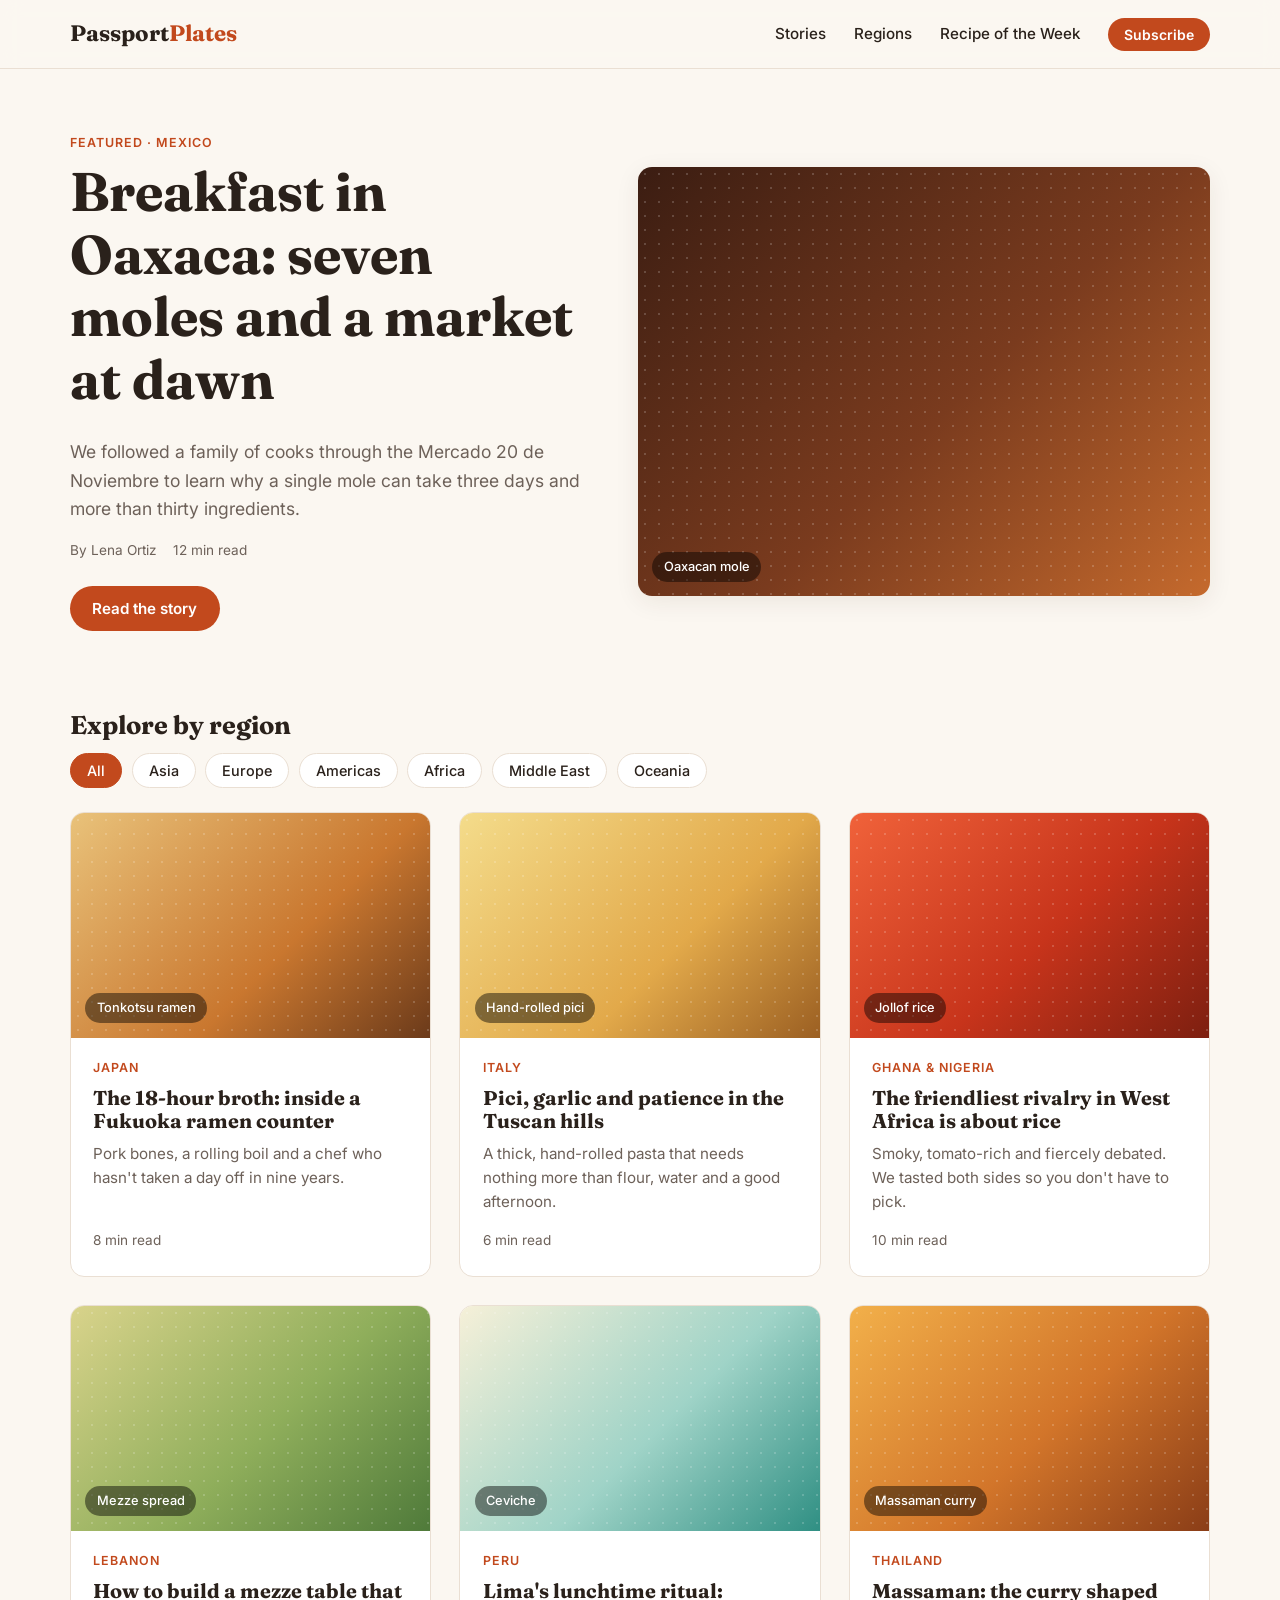
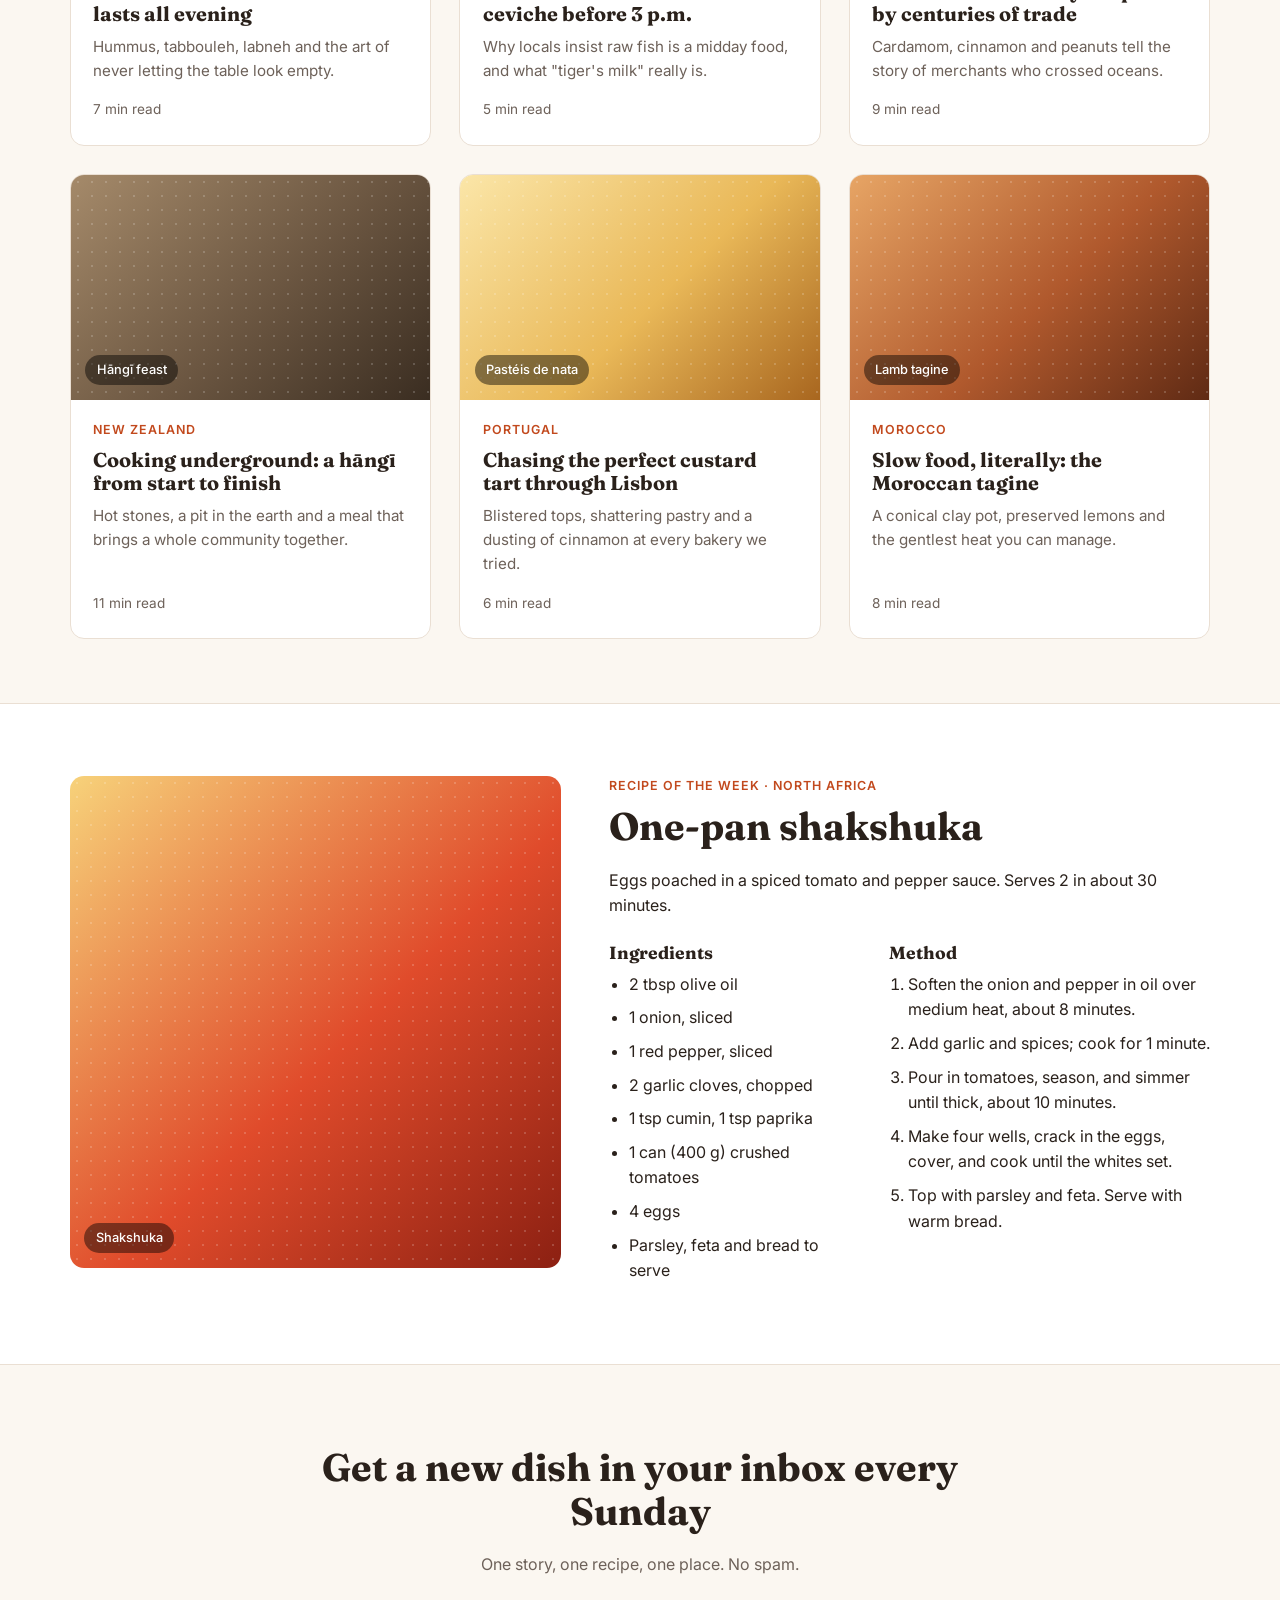
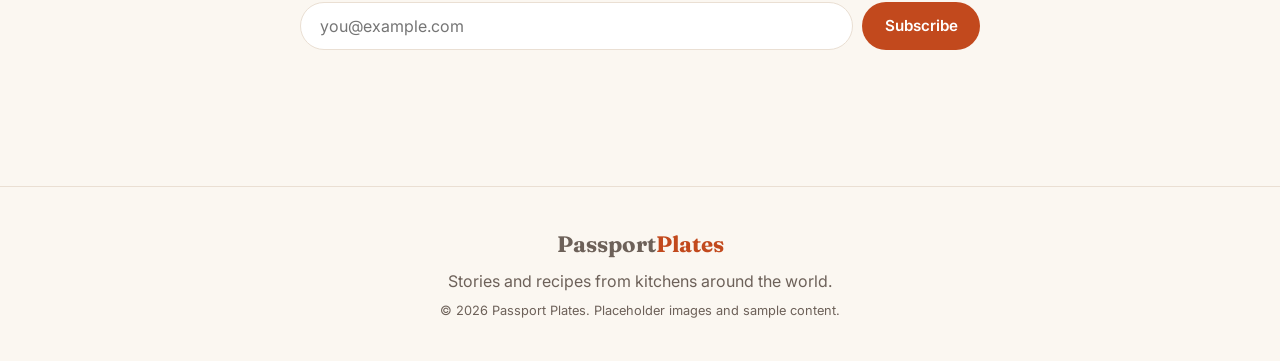
<file: index.html>
<!DOCTYPE html>
<html lang="en">
<head>
  <meta charset="UTF-8">
  <meta name="viewport" content="width=device-width, initial-scale=1.0">
  <title>Passport Plates — Food From Around the World</title>
  <meta name="description" content="A blog about street food, home cooking and food traditions from every corner of the world.">
  <link rel="preconnect" href="https://fonts.googleapis.com">
  <link rel="preconnect" href="https://fonts.gstatic.com" crossorigin>
  <link href="https://fonts.googleapis.com/css2?family=Fraunces:opsz,wght@9..144,500;9..144,700&family=Inter:wght@400;500;600&display=swap" rel="stylesheet">
  <link rel="stylesheet" href="styles.css">
</head>
<body>

  <header class="site-header">
    <div class="container header-inner">
      <a href="#" class="logo">Passport<span>Plates</span></a>
      <button class="nav-toggle" aria-expanded="false" aria-controls="site-nav" aria-label="Open menu">
        <span></span><span></span><span></span>
      </button>
      <nav id="site-nav" class="site-nav">
        <a href="#stories">Stories</a>
        <a href="#regions">Regions</a>
        <a href="#recipe">Recipe of the Week</a>
        <a href="#newsletter" class="btn btn-small">Subscribe</a>
      </nav>
    </div>
  </header>

  <main>
    <!-- Featured story -->
    <section class="hero container">
      <div class="hero-text">
        <p class="eyebrow">Featured · Mexico</p>
        <h1>Breakfast in Oaxaca: seven moles and a market at dawn</h1>
        <p class="lede">We followed a family of cooks through the Mercado 20 de Noviembre to learn why a single mole can take three days and more than thirty ingredients.</p>
        <div class="meta">
          <span>By Lena Ortiz</span><span>12 min read</span>
        </div>
        <a href="articles/oaxaca-mole.html" class="btn">Read the story</a>
      </div>
      <figure class="hero-image placeholder ph-mole" role="img" aria-label="Placeholder image: bowls of dark mole sauce">
        <span>Oaxacan mole</span>
      </figure>
    </section>

    <!-- Region filter -->
    <section id="regions" class="regions container">
      <h2 class="section-title">Explore by region</h2>
      <div class="filters" role="group" aria-label="Filter stories by region">
        <button class="chip is-active" data-filter="all">All</button>
        <button class="chip" data-filter="asia">Asia</button>
        <button class="chip" data-filter="europe">Europe</button>
        <button class="chip" data-filter="americas">Americas</button>
        <button class="chip" data-filter="africa">Africa</button>
        <button class="chip" data-filter="middle-east">Middle East</button>
        <button class="chip" data-filter="oceania">Oceania</button>
      </div>
    </section>

    <!-- Story grid -->
    <section id="stories" class="container">
      <div class="grid">
        <article class="card" data-region="asia">
          <div class="card-image placeholder ph-ramen" role="img" aria-label="Placeholder image: a bowl of ramen"><span>Tonkotsu ramen</span></div>
          <div class="card-body">
            <p class="eyebrow">Japan</p>
            <h3><a href="articles/fukuoka-ramen.html">The 18-hour broth: inside a Fukuoka ramen counter</a></h3>
            <p>Pork bones, a rolling boil and a chef who hasn't taken a day off in nine years.</p>
            <div class="meta"><span>8 min read</span></div>
          </div>
        </article>

        <article class="card" data-region="europe">
          <div class="card-image placeholder ph-pasta" role="img" aria-label="Placeholder image: fresh pasta"><span>Hand-rolled pici</span></div>
          <div class="card-body">
            <p class="eyebrow">Italy</p>
            <h3><a href="articles/tuscan-pici.html">Pici, garlic and patience in the Tuscan hills</a></h3>
            <p>A thick, hand-rolled pasta that needs nothing more than flour, water and a good afternoon.</p>
            <div class="meta"><span>6 min read</span></div>
          </div>
        </article>

        <article class="card" data-region="africa">
          <div class="card-image placeholder ph-jollof" role="img" aria-label="Placeholder image: a pot of jollof rice"><span>Jollof rice</span></div>
          <div class="card-body">
            <p class="eyebrow">Ghana &amp; Nigeria</p>
            <h3><a href="articles/jollof-rice.html">The friendliest rivalry in West Africa is about rice</a></h3>
            <p>Smoky, tomato-rich and fiercely debated. We tasted both sides so you don't have to pick.</p>
            <div class="meta"><span>10 min read</span></div>
          </div>
        </article>

        <article class="card" data-region="middle-east">
          <div class="card-image placeholder ph-mezze" role="img" aria-label="Placeholder image: a mezze spread"><span>Mezze spread</span></div>
          <div class="card-body">
            <p class="eyebrow">Lebanon</p>
            <h3><a href="articles/lebanese-mezze.html">How to build a mezze table that lasts all evening</a></h3>
            <p>Hummus, tabbouleh, labneh and the art of never letting the table look empty.</p>
            <div class="meta"><span>7 min read</span></div>
          </div>
        </article>

        <article class="card" data-region="americas">
          <div class="card-image placeholder ph-ceviche" role="img" aria-label="Placeholder image: ceviche"><span>Ceviche</span></div>
          <div class="card-body">
            <p class="eyebrow">Peru</p>
            <h3><a href="articles/lima-ceviche.html">Lima's lunchtime ritual: ceviche before 3 p.m.</a></h3>
            <p>Why locals insist raw fish is a midday food, and what "tiger's milk" really is.</p>
            <div class="meta"><span>5 min read</span></div>
          </div>
        </article>

        <article class="card" data-region="asia">
          <div class="card-image placeholder ph-curry" role="img" aria-label="Placeholder image: a bowl of curry"><span>Massaman curry</span></div>
          <div class="card-body">
            <p class="eyebrow">Thailand</p>
            <h3><a href="articles/massaman-curry.html">Massaman: the curry shaped by centuries of trade</a></h3>
            <p>Cardamom, cinnamon and peanuts tell the story of merchants who crossed oceans.</p>
            <div class="meta"><span>9 min read</span></div>
          </div>
        </article>

        <article class="card" data-region="oceania">
          <div class="card-image placeholder ph-hangi" role="img" aria-label="Placeholder image: an earth oven feast"><span>Hāngī feast</span></div>
          <div class="card-body">
            <p class="eyebrow">New Zealand</p>
            <h3><a href="articles/hangi.html">Cooking underground: a hāngī from start to finish</a></h3>
            <p>Hot stones, a pit in the earth and a meal that brings a whole community together.</p>
            <div class="meta"><span>11 min read</span></div>
          </div>
        </article>

        <article class="card" data-region="europe">
          <div class="card-image placeholder ph-pastry" role="img" aria-label="Placeholder image: custard tarts"><span>Pastéis de nata</span></div>
          <div class="card-body">
            <p class="eyebrow">Portugal</p>
            <h3><a href="articles/lisbon-custard-tarts.html">Chasing the perfect custard tart through Lisbon</a></h3>
            <p>Blistered tops, shattering pastry and a dusting of cinnamon at every bakery we tried.</p>
            <div class="meta"><span>6 min read</span></div>
          </div>
        </article>

        <article class="card" data-region="africa">
          <div class="card-image placeholder ph-tagine" role="img" aria-label="Placeholder image: a tagine"><span>Lamb tagine</span></div>
          <div class="card-body">
            <p class="eyebrow">Morocco</p>
            <h3><a href="articles/moroccan-tagine.html">Slow food, literally: the Moroccan tagine</a></h3>
            <p>A conical clay pot, preserved lemons and the gentlest heat you can manage.</p>
            <div class="meta"><span>8 min read</span></div>
          </div>
        </article>
      </div>
      <p class="empty-state" hidden>No stories from this region yet — check back soon.</p>
    </section>

    <!-- Recipe of the week -->
    <section id="recipe" class="recipe">
      <div class="container recipe-inner">
        <figure class="recipe-image placeholder ph-shakshuka" role="img" aria-label="Placeholder image: shakshuka in a pan"><span>Shakshuka</span></figure>
        <div class="recipe-text">
          <p class="eyebrow">Recipe of the week · North Africa</p>
          <h2>One-pan shakshuka</h2>
          <p>Eggs poached in a spiced tomato and pepper sauce. Serves 2 in about 30 minutes.</p>
          <div class="recipe-cols">
            <div>
              <h3>Ingredients</h3>
              <ul>
                <li>2 tbsp olive oil</li>
                <li>1 onion, sliced</li>
                <li>1 red pepper, sliced</li>
                <li>2 garlic cloves, chopped</li>
                <li>1 tsp cumin, 1 tsp paprika</li>
                <li>1 can (400 g) crushed tomatoes</li>
                <li>4 eggs</li>
                <li>Parsley, feta and bread to serve</li>
              </ul>
            </div>
            <div>
              <h3>Method</h3>
              <ol>
                <li>Soften the onion and pepper in oil over medium heat, about 8 minutes.</li>
                <li>Add garlic and spices; cook for 1 minute.</li>
                <li>Pour in tomatoes, season, and simmer until thick, about 10 minutes.</li>
                <li>Make four wells, crack in the eggs, cover, and cook until the whites set.</li>
                <li>Top with parsley and feta. Serve with warm bread.</li>
              </ol>
            </div>
          </div>
        </div>
      </div>
    </section>

    <!-- Newsletter -->
    <section id="newsletter" class="newsletter container">
      <h2>Get a new dish in your inbox every Sunday</h2>
      <p>One story, one recipe, one place. No spam.</p>
      <form class="newsletter-form">
        <label for="email" class="visually-hidden">Email address</label>
        <input type="email" id="email" placeholder="you@example.com" required>
        <button type="submit" class="btn">Subscribe</button>
      </form>
      <p class="form-message" role="status"></p>
    </section>
  </main>

  <footer class="site-footer">
    <div class="container footer-inner">
      <a href="#" class="logo">Passport<span>Plates</span></a>
      <p>Stories and recipes from kitchens around the world.</p>
      <p class="small">© <span id="year"></span> Passport Plates. Placeholder images and sample content.</p>
    </div>
  </footer>

  <script src="script.js"></script>
</body>
</html>
</file>
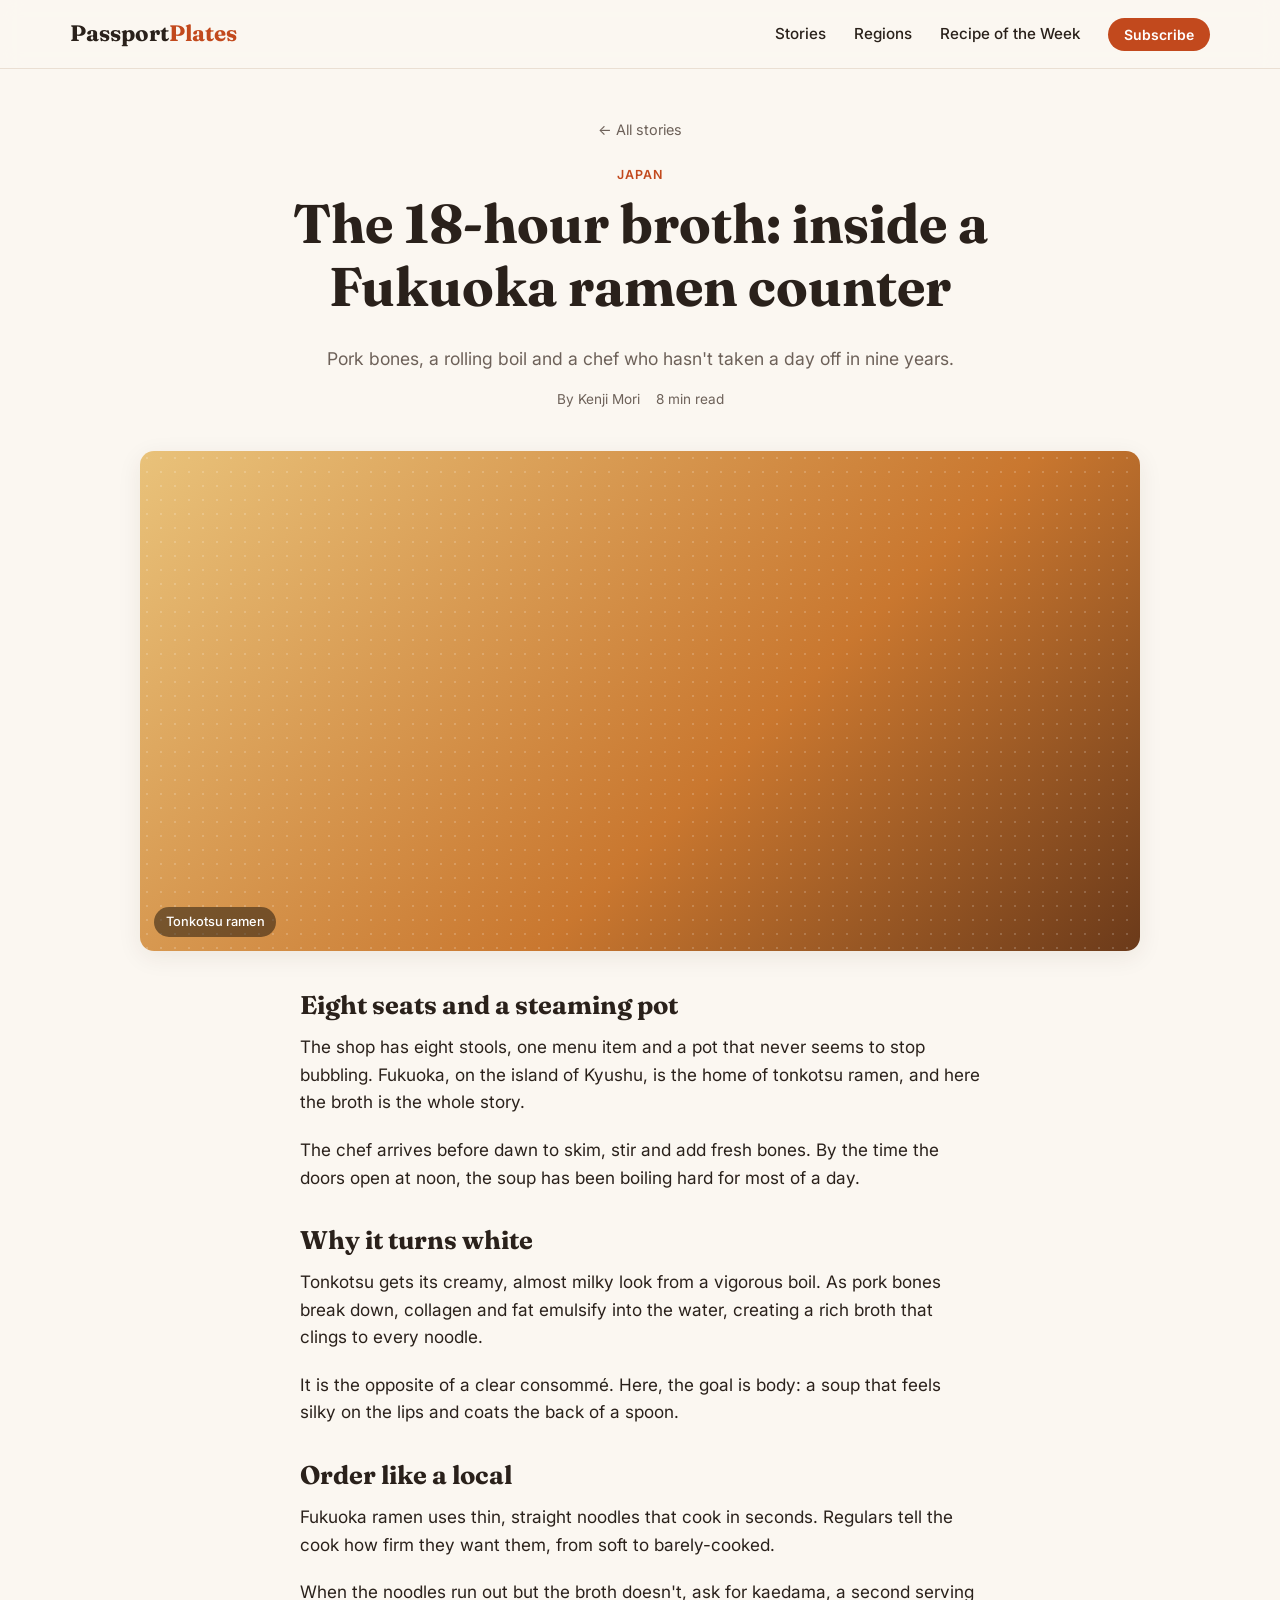
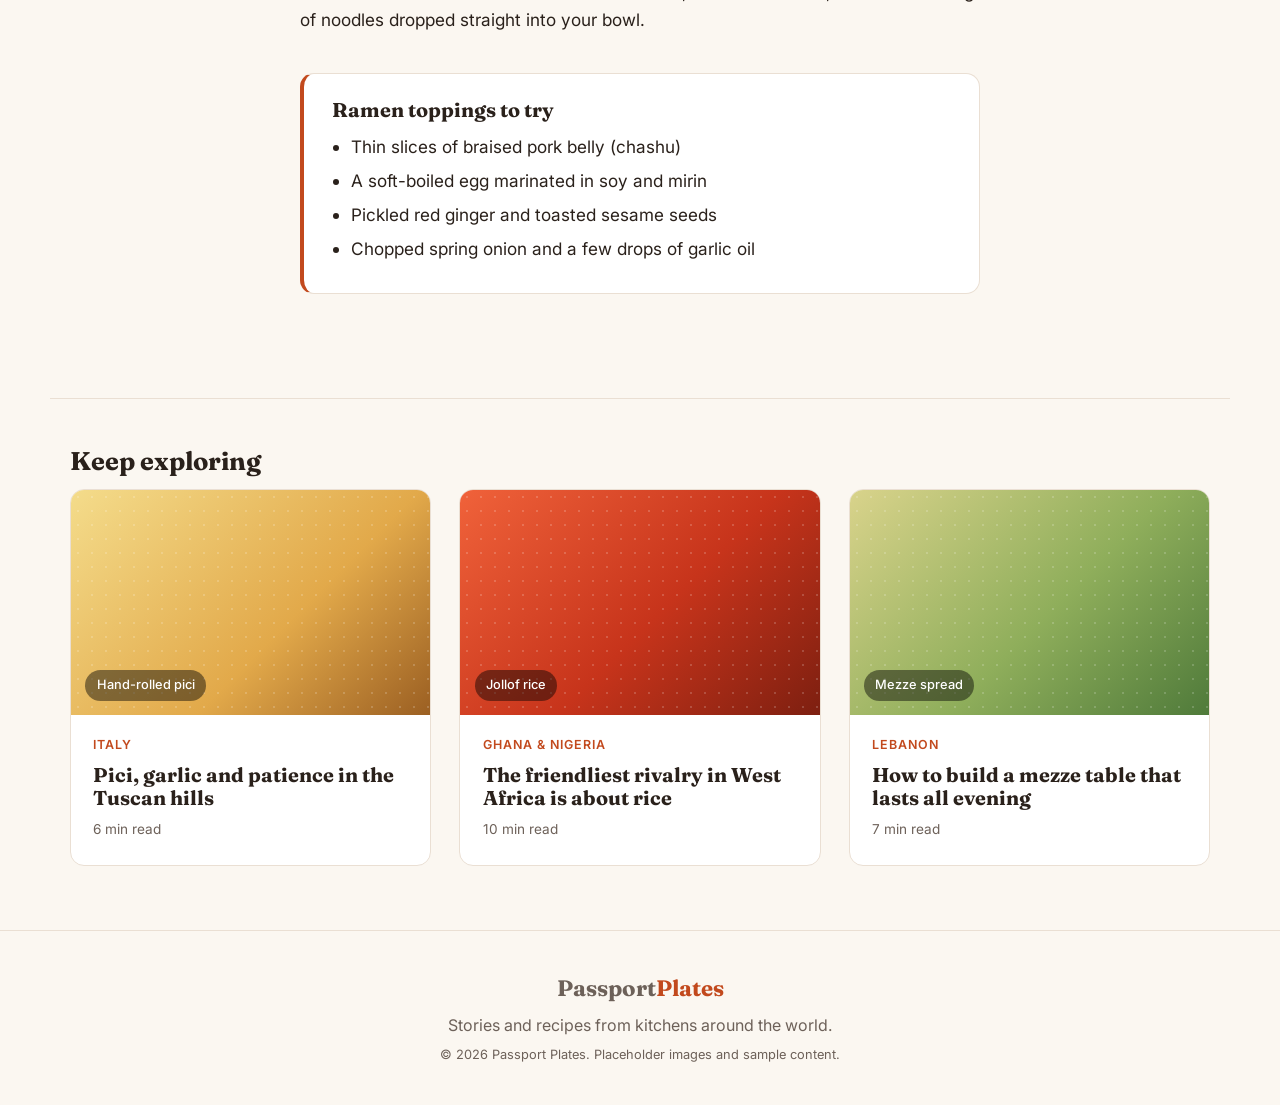
<file: articles/fukuoka-ramen.html>
<!DOCTYPE html>
<html lang="en">
<head>
  <meta charset="UTF-8">
  <meta name="viewport" content="width=device-width, initial-scale=1.0">
  <title>The 18-hour broth: inside a Fukuoka ramen counter — Passport Plates</title>
  <meta name="description" content="Pork bones, a rolling boil and a chef who hasn&#x27;t taken a day off in nine years.">
  <link rel="preconnect" href="https://fonts.googleapis.com">
  <link rel="preconnect" href="https://fonts.gstatic.com" crossorigin>
  <link href="https://fonts.googleapis.com/css2?family=Fraunces:opsz,wght@9..144,500;9..144,700&family=Inter:wght@400;500;600&display=swap" rel="stylesheet">
  <link rel="stylesheet" href="../styles.css">
</head>
<body>

  <header class="site-header">
    <div class="container header-inner">
      <a href="../index.html" class="logo">Passport<span>Plates</span></a>
      <button class="nav-toggle" aria-expanded="false" aria-controls="site-nav" aria-label="Open menu">
        <span></span><span></span><span></span>
      </button>
      <nav id="site-nav" class="site-nav">
        <a href="../index.html#stories">Stories</a>
        <a href="../index.html#regions">Regions</a>
        <a href="../index.html#recipe">Recipe of the Week</a>
        <a href="../index.html#newsletter" class="btn btn-small">Subscribe</a>
      </nav>
    </div>
  </header>

  <main class="article container">
    <header class="article-header">
      <a href="../index.html#stories" class="back-link">&larr; All stories</a>
      <p class="eyebrow">Japan</p>
      <h1>The 18-hour broth: inside a Fukuoka ramen counter</h1>
      <p class="lede">Pork bones, a rolling boil and a chef who hasn&#x27;t taken a day off in nine years.</p>
      <div class="meta"><span>By Kenji Mori</span><span>8 min read</span></div>
    </header>

    <figure class="article-image placeholder ph-ramen" role="img" aria-label="Placeholder image: Tonkotsu ramen">
      <span>Tonkotsu ramen</span>
    </figure>

    <div class="article-body">
      <h2>Eight seats and a steaming pot</h2>
      <p>The shop has eight stools, one menu item and a pot that never seems to stop bubbling. Fukuoka, on the island of Kyushu, is the home of tonkotsu ramen, and here the broth is the whole story.</p>
      <p>The chef arrives before dawn to skim, stir and add fresh bones. By the time the doors open at noon, the soup has been boiling hard for most of a day.</p>
      <h2>Why it turns white</h2>
      <p>Tonkotsu gets its creamy, almost milky look from a vigorous boil. As pork bones break down, collagen and fat emulsify into the water, creating a rich broth that clings to every noodle.</p>
      <p>It is the opposite of a clear consommé. Here, the goal is body: a soup that feels silky on the lips and coats the back of a spoon.</p>
      <h2>Order like a local</h2>
      <p>Fukuoka ramen uses thin, straight noodles that cook in seconds. Regulars tell the cook how firm they want them, from soft to barely-cooked.</p>
      <p>When the noodles run out but the broth doesn&#x27;t, ask for kaedama, a second serving of noodles dropped straight into your bowl.</p>

      <aside class="tip-box">
        <h3>Ramen toppings to try</h3>
        <ul>
          <li>Thin slices of braised pork belly (chashu)</li>
          <li>A soft-boiled egg marinated in soy and mirin</li>
          <li>Pickled red ginger and toasted sesame seeds</li>
          <li>Chopped spring onion and a few drops of garlic oil</li>
        </ul>
      </aside>
    </div>
  </main>

  <section class="related container">
    <h2 class="section-title">Keep exploring</h2>
    <div class="grid">
        <article class="card">
          <div class="card-image placeholder ph-pasta" role="img" aria-label="Placeholder image: Hand-rolled pici"><span>Hand-rolled pici</span></div>
          <div class="card-body">
            <p class="eyebrow">Italy</p>
            <h3><a href="tuscan-pici.html">Pici, garlic and patience in the Tuscan hills</a></h3>
            <div class="meta"><span>6 min read</span></div>
          </div>
        </article>
        <article class="card">
          <div class="card-image placeholder ph-jollof" role="img" aria-label="Placeholder image: Jollof rice"><span>Jollof rice</span></div>
          <div class="card-body">
            <p class="eyebrow">Ghana &amp; Nigeria</p>
            <h3><a href="jollof-rice.html">The friendliest rivalry in West Africa is about rice</a></h3>
            <div class="meta"><span>10 min read</span></div>
          </div>
        </article>
        <article class="card">
          <div class="card-image placeholder ph-mezze" role="img" aria-label="Placeholder image: Mezze spread"><span>Mezze spread</span></div>
          <div class="card-body">
            <p class="eyebrow">Lebanon</p>
            <h3><a href="lebanese-mezze.html">How to build a mezze table that lasts all evening</a></h3>
            <div class="meta"><span>7 min read</span></div>
          </div>
        </article>
    </div>
  </section>

  <footer class="site-footer">
    <div class="container footer-inner">
      <a href="../index.html" class="logo">Passport<span>Plates</span></a>
      <p>Stories and recipes from kitchens around the world.</p>
      <p class="small">© <span id="year"></span> Passport Plates. Placeholder images and sample content.</p>
    </div>
  </footer>

  <script src="../script.js"></script>
</body>
</html>
</file>
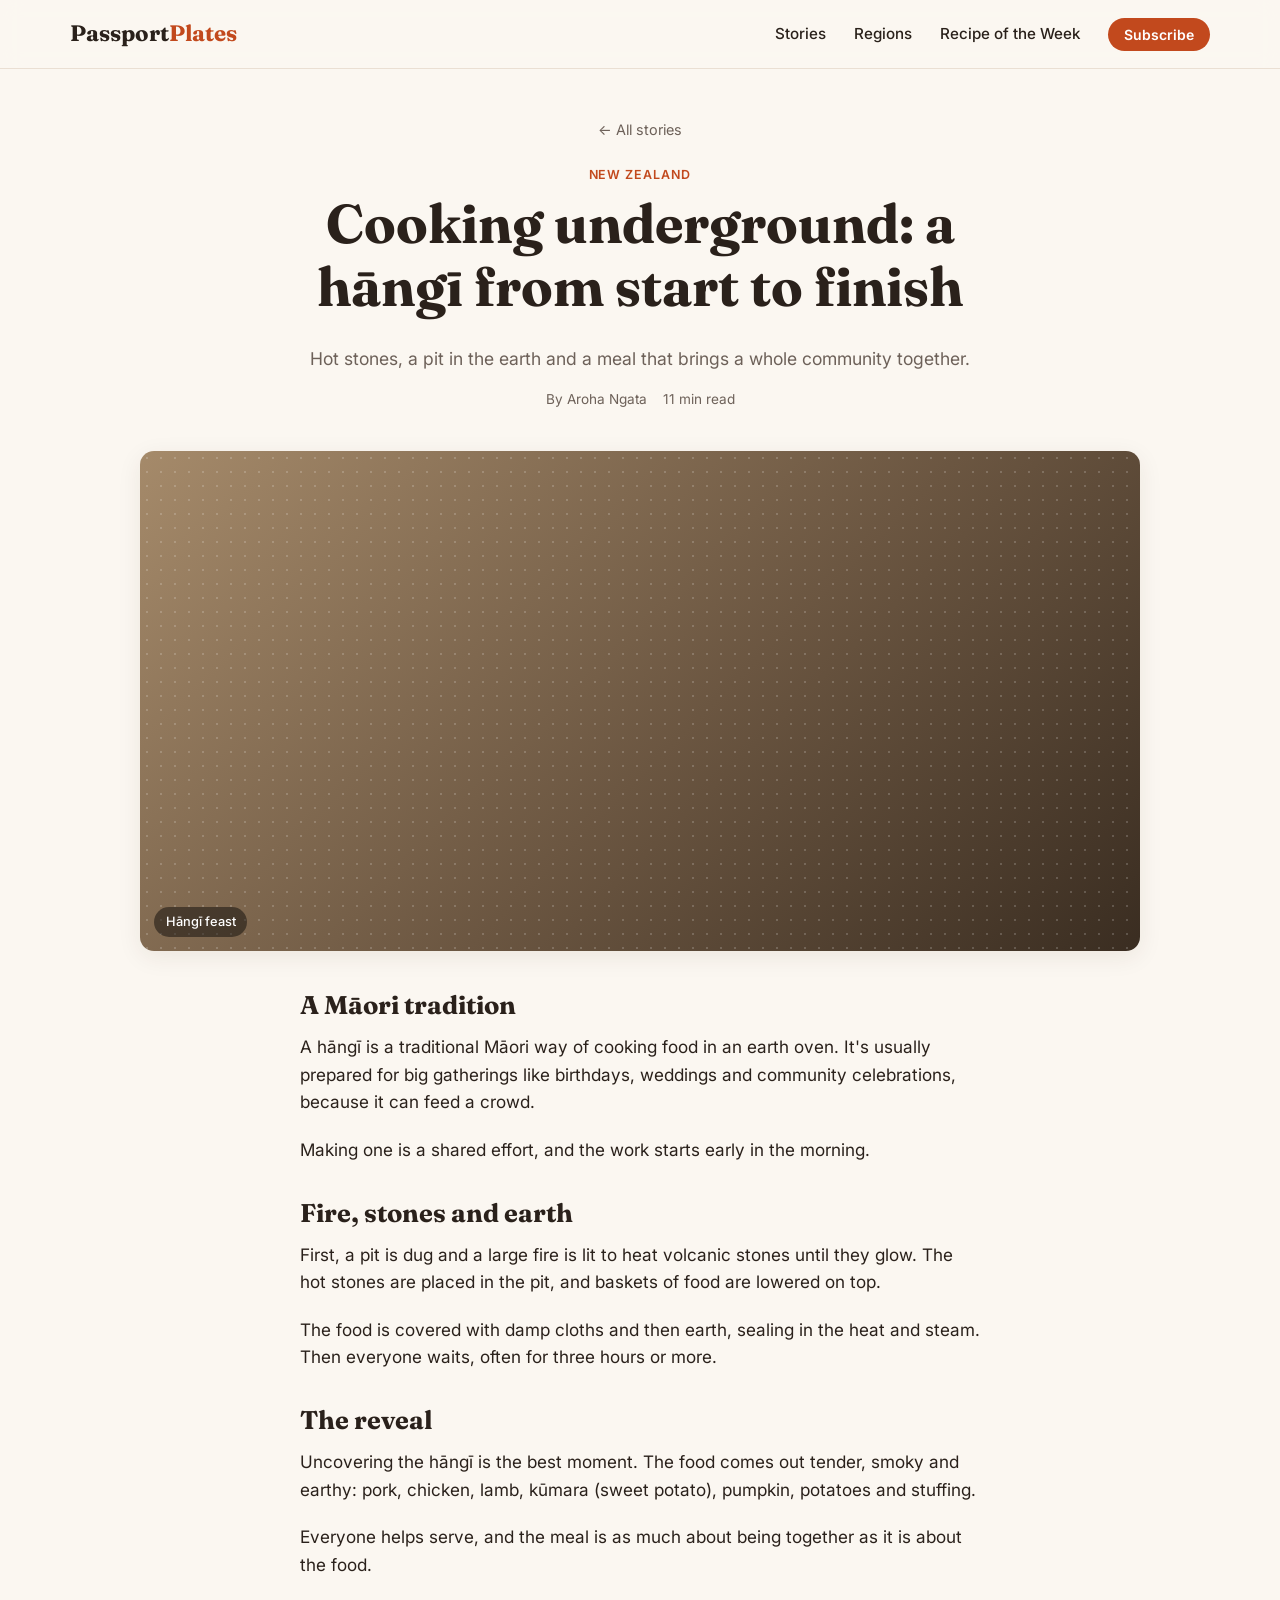
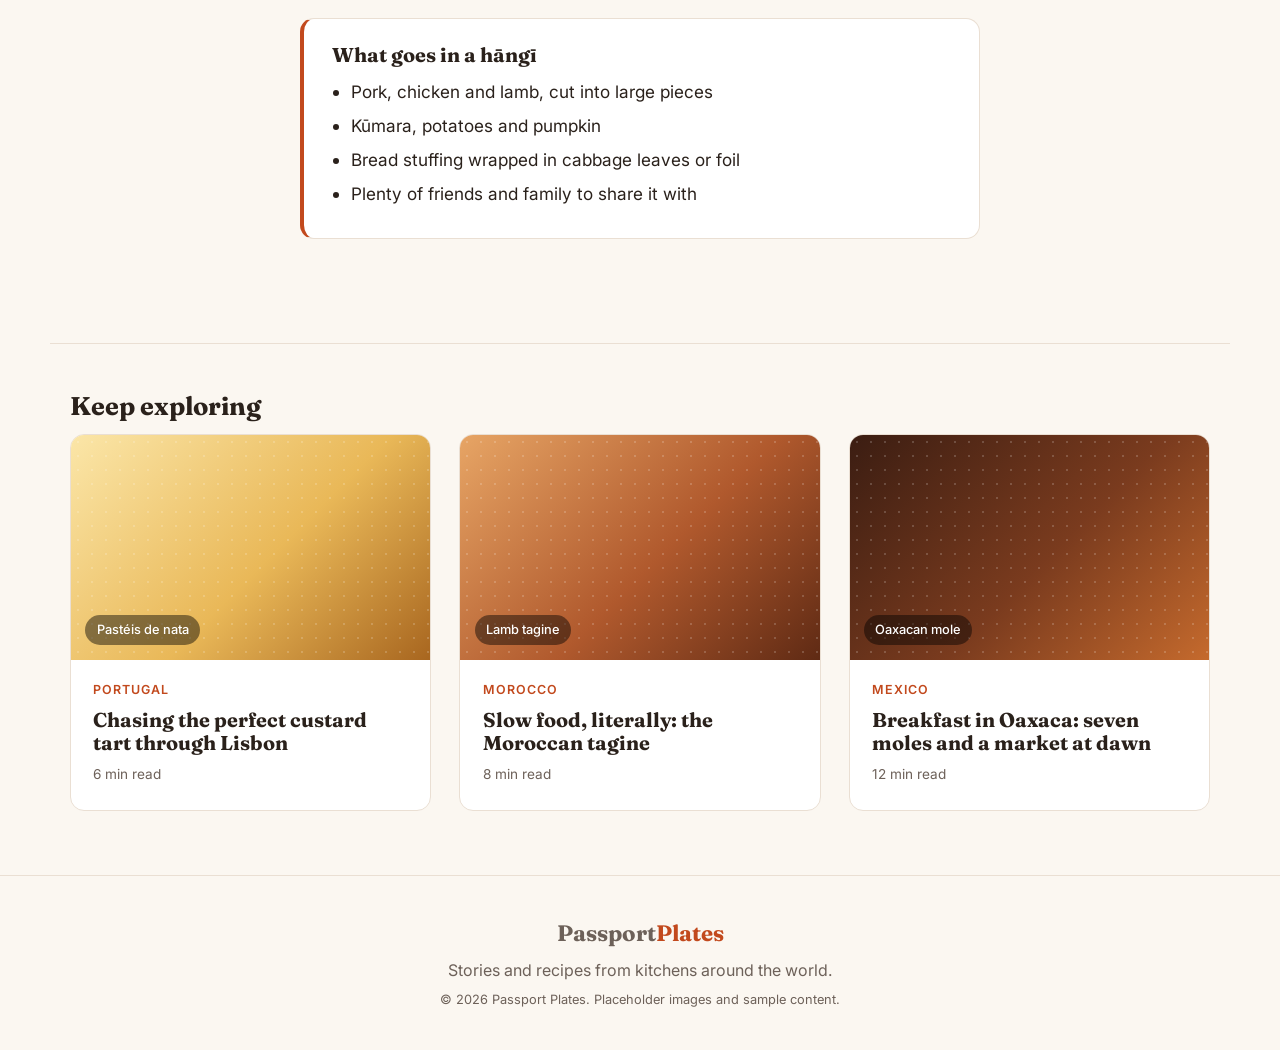
<file: articles/hangi.html>
<!DOCTYPE html>
<html lang="en">
<head>
  <meta charset="UTF-8">
  <meta name="viewport" content="width=device-width, initial-scale=1.0">
  <title>Cooking underground: a hāngī from start to finish — Passport Plates</title>
  <meta name="description" content="Hot stones, a pit in the earth and a meal that brings a whole community together.">
  <link rel="preconnect" href="https://fonts.googleapis.com">
  <link rel="preconnect" href="https://fonts.gstatic.com" crossorigin>
  <link href="https://fonts.googleapis.com/css2?family=Fraunces:opsz,wght@9..144,500;9..144,700&family=Inter:wght@400;500;600&display=swap" rel="stylesheet">
  <link rel="stylesheet" href="../styles.css">
</head>
<body>

  <header class="site-header">
    <div class="container header-inner">
      <a href="../index.html" class="logo">Passport<span>Plates</span></a>
      <button class="nav-toggle" aria-expanded="false" aria-controls="site-nav" aria-label="Open menu">
        <span></span><span></span><span></span>
      </button>
      <nav id="site-nav" class="site-nav">
        <a href="../index.html#stories">Stories</a>
        <a href="../index.html#regions">Regions</a>
        <a href="../index.html#recipe">Recipe of the Week</a>
        <a href="../index.html#newsletter" class="btn btn-small">Subscribe</a>
      </nav>
    </div>
  </header>

  <main class="article container">
    <header class="article-header">
      <a href="../index.html#stories" class="back-link">&larr; All stories</a>
      <p class="eyebrow">New Zealand</p>
      <h1>Cooking underground: a hāngī from start to finish</h1>
      <p class="lede">Hot stones, a pit in the earth and a meal that brings a whole community together.</p>
      <div class="meta"><span>By Aroha Ngata</span><span>11 min read</span></div>
    </header>

    <figure class="article-image placeholder ph-hangi" role="img" aria-label="Placeholder image: Hāngī feast">
      <span>Hāngī feast</span>
    </figure>

    <div class="article-body">
      <h2>A Māori tradition</h2>
      <p>A hāngī is a traditional Māori way of cooking food in an earth oven. It&#x27;s usually prepared for big gatherings like birthdays, weddings and community celebrations, because it can feed a crowd.</p>
      <p>Making one is a shared effort, and the work starts early in the morning.</p>
      <h2>Fire, stones and earth</h2>
      <p>First, a pit is dug and a large fire is lit to heat volcanic stones until they glow. The hot stones are placed in the pit, and baskets of food are lowered on top.</p>
      <p>The food is covered with damp cloths and then earth, sealing in the heat and steam. Then everyone waits, often for three hours or more.</p>
      <h2>The reveal</h2>
      <p>Uncovering the hāngī is the best moment. The food comes out tender, smoky and earthy: pork, chicken, lamb, kūmara (sweet potato), pumpkin, potatoes and stuffing.</p>
      <p>Everyone helps serve, and the meal is as much about being together as it is about the food.</p>

      <aside class="tip-box">
        <h3>What goes in a hāngī</h3>
        <ul>
          <li>Pork, chicken and lamb, cut into large pieces</li>
          <li>Kūmara, potatoes and pumpkin</li>
          <li>Bread stuffing wrapped in cabbage leaves or foil</li>
          <li>Plenty of friends and family to share it with</li>
        </ul>
      </aside>
    </div>
  </main>

  <section class="related container">
    <h2 class="section-title">Keep exploring</h2>
    <div class="grid">
        <article class="card">
          <div class="card-image placeholder ph-pastry" role="img" aria-label="Placeholder image: Pastéis de nata"><span>Pastéis de nata</span></div>
          <div class="card-body">
            <p class="eyebrow">Portugal</p>
            <h3><a href="lisbon-custard-tarts.html">Chasing the perfect custard tart through Lisbon</a></h3>
            <div class="meta"><span>6 min read</span></div>
          </div>
        </article>
        <article class="card">
          <div class="card-image placeholder ph-tagine" role="img" aria-label="Placeholder image: Lamb tagine"><span>Lamb tagine</span></div>
          <div class="card-body">
            <p class="eyebrow">Morocco</p>
            <h3><a href="moroccan-tagine.html">Slow food, literally: the Moroccan tagine</a></h3>
            <div class="meta"><span>8 min read</span></div>
          </div>
        </article>
        <article class="card">
          <div class="card-image placeholder ph-mole" role="img" aria-label="Placeholder image: Oaxacan mole"><span>Oaxacan mole</span></div>
          <div class="card-body">
            <p class="eyebrow">Mexico</p>
            <h3><a href="oaxaca-mole.html">Breakfast in Oaxaca: seven moles and a market at dawn</a></h3>
            <div class="meta"><span>12 min read</span></div>
          </div>
        </article>
    </div>
  </section>

  <footer class="site-footer">
    <div class="container footer-inner">
      <a href="../index.html" class="logo">Passport<span>Plates</span></a>
      <p>Stories and recipes from kitchens around the world.</p>
      <p class="small">© <span id="year"></span> Passport Plates. Placeholder images and sample content.</p>
    </div>
  </footer>

  <script src="../script.js"></script>
</body>
</html>
</file>
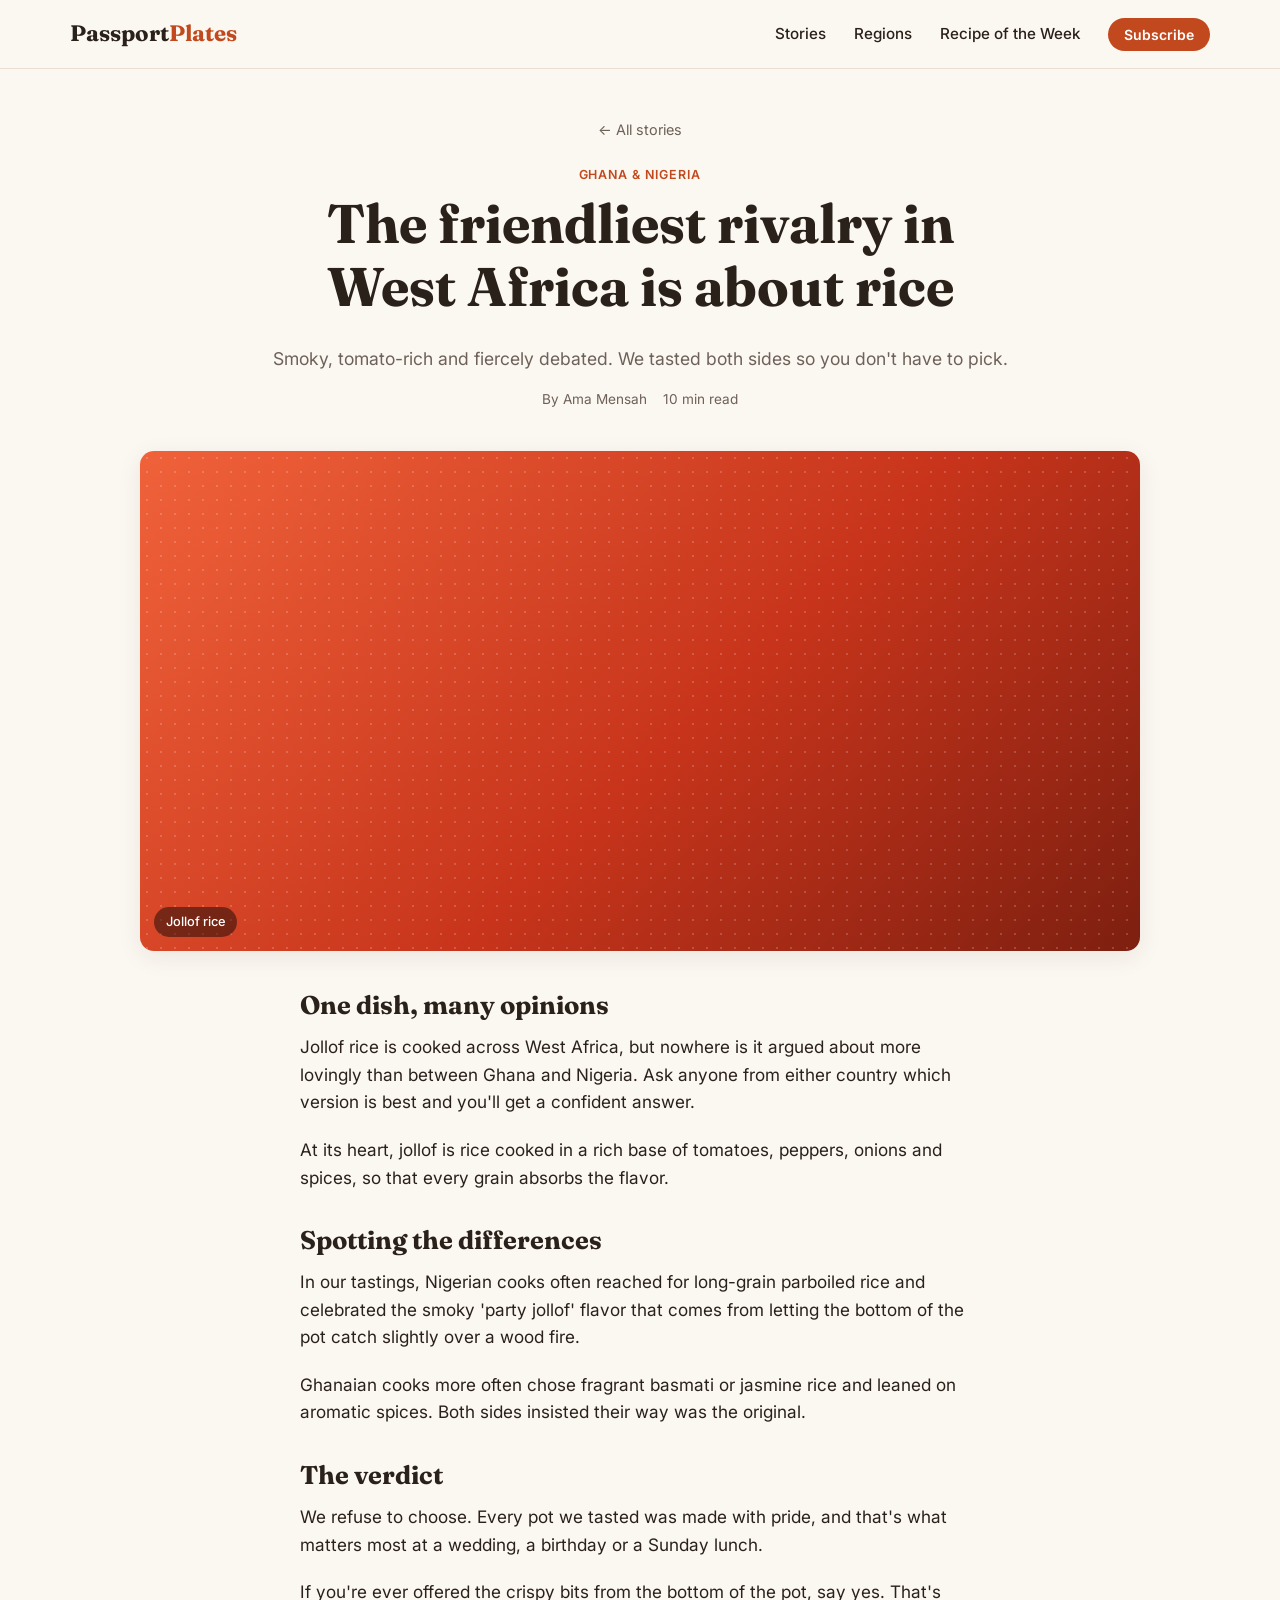
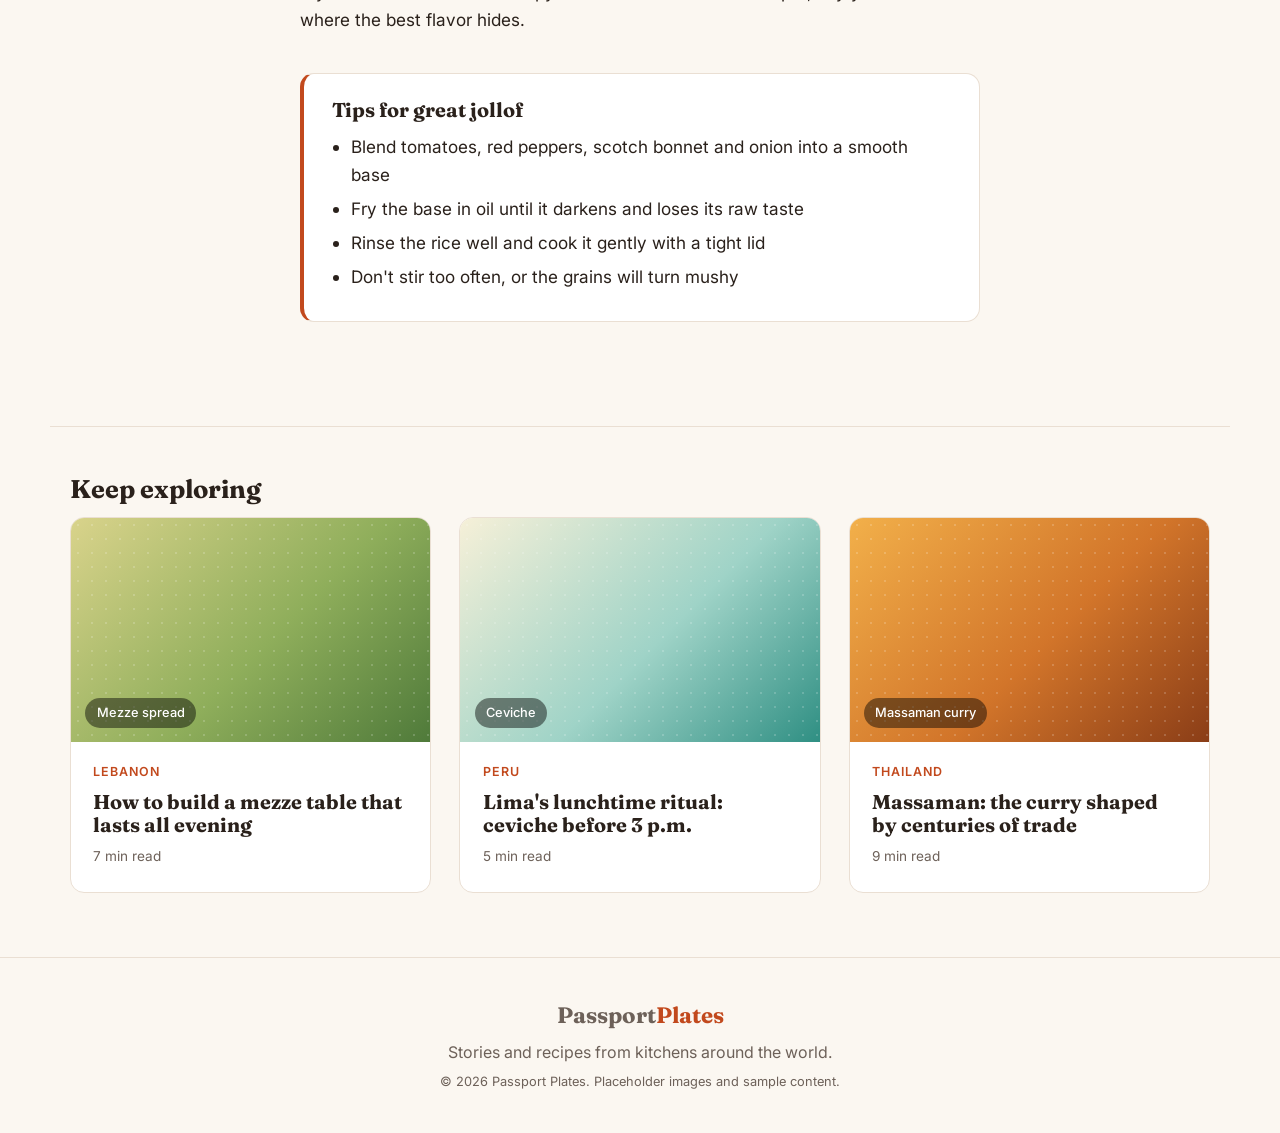
<file: articles/jollof-rice.html>
<!DOCTYPE html>
<html lang="en">
<head>
  <meta charset="UTF-8">
  <meta name="viewport" content="width=device-width, initial-scale=1.0">
  <title>The friendliest rivalry in West Africa is about rice — Passport Plates</title>
  <meta name="description" content="Smoky, tomato-rich and fiercely debated. We tasted both sides so you don&#x27;t have to pick.">
  <link rel="preconnect" href="https://fonts.googleapis.com">
  <link rel="preconnect" href="https://fonts.gstatic.com" crossorigin>
  <link href="https://fonts.googleapis.com/css2?family=Fraunces:opsz,wght@9..144,500;9..144,700&family=Inter:wght@400;500;600&display=swap" rel="stylesheet">
  <link rel="stylesheet" href="../styles.css">
</head>
<body>

  <header class="site-header">
    <div class="container header-inner">
      <a href="../index.html" class="logo">Passport<span>Plates</span></a>
      <button class="nav-toggle" aria-expanded="false" aria-controls="site-nav" aria-label="Open menu">
        <span></span><span></span><span></span>
      </button>
      <nav id="site-nav" class="site-nav">
        <a href="../index.html#stories">Stories</a>
        <a href="../index.html#regions">Regions</a>
        <a href="../index.html#recipe">Recipe of the Week</a>
        <a href="../index.html#newsletter" class="btn btn-small">Subscribe</a>
      </nav>
    </div>
  </header>

  <main class="article container">
    <header class="article-header">
      <a href="../index.html#stories" class="back-link">&larr; All stories</a>
      <p class="eyebrow">Ghana &amp; Nigeria</p>
      <h1>The friendliest rivalry in West Africa is about rice</h1>
      <p class="lede">Smoky, tomato-rich and fiercely debated. We tasted both sides so you don&#x27;t have to pick.</p>
      <div class="meta"><span>By Ama Mensah</span><span>10 min read</span></div>
    </header>

    <figure class="article-image placeholder ph-jollof" role="img" aria-label="Placeholder image: Jollof rice">
      <span>Jollof rice</span>
    </figure>

    <div class="article-body">
      <h2>One dish, many opinions</h2>
      <p>Jollof rice is cooked across West Africa, but nowhere is it argued about more lovingly than between Ghana and Nigeria. Ask anyone from either country which version is best and you&#x27;ll get a confident answer.</p>
      <p>At its heart, jollof is rice cooked in a rich base of tomatoes, peppers, onions and spices, so that every grain absorbs the flavor.</p>
      <h2>Spotting the differences</h2>
      <p>In our tastings, Nigerian cooks often reached for long-grain parboiled rice and celebrated the smoky &#x27;party jollof&#x27; flavor that comes from letting the bottom of the pot catch slightly over a wood fire.</p>
      <p>Ghanaian cooks more often chose fragrant basmati or jasmine rice and leaned on aromatic spices. Both sides insisted their way was the original.</p>
      <h2>The verdict</h2>
      <p>We refuse to choose. Every pot we tasted was made with pride, and that&#x27;s what matters most at a wedding, a birthday or a Sunday lunch.</p>
      <p>If you&#x27;re ever offered the crispy bits from the bottom of the pot, say yes. That&#x27;s where the best flavor hides.</p>

      <aside class="tip-box">
        <h3>Tips for great jollof</h3>
        <ul>
          <li>Blend tomatoes, red peppers, scotch bonnet and onion into a smooth base</li>
          <li>Fry the base in oil until it darkens and loses its raw taste</li>
          <li>Rinse the rice well and cook it gently with a tight lid</li>
          <li>Don&#x27;t stir too often, or the grains will turn mushy</li>
        </ul>
      </aside>
    </div>
  </main>

  <section class="related container">
    <h2 class="section-title">Keep exploring</h2>
    <div class="grid">
        <article class="card">
          <div class="card-image placeholder ph-mezze" role="img" aria-label="Placeholder image: Mezze spread"><span>Mezze spread</span></div>
          <div class="card-body">
            <p class="eyebrow">Lebanon</p>
            <h3><a href="lebanese-mezze.html">How to build a mezze table that lasts all evening</a></h3>
            <div class="meta"><span>7 min read</span></div>
          </div>
        </article>
        <article class="card">
          <div class="card-image placeholder ph-ceviche" role="img" aria-label="Placeholder image: Ceviche"><span>Ceviche</span></div>
          <div class="card-body">
            <p class="eyebrow">Peru</p>
            <h3><a href="lima-ceviche.html">Lima&#x27;s lunchtime ritual: ceviche before 3 p.m.</a></h3>
            <div class="meta"><span>5 min read</span></div>
          </div>
        </article>
        <article class="card">
          <div class="card-image placeholder ph-curry" role="img" aria-label="Placeholder image: Massaman curry"><span>Massaman curry</span></div>
          <div class="card-body">
            <p class="eyebrow">Thailand</p>
            <h3><a href="massaman-curry.html">Massaman: the curry shaped by centuries of trade</a></h3>
            <div class="meta"><span>9 min read</span></div>
          </div>
        </article>
    </div>
  </section>

  <footer class="site-footer">
    <div class="container footer-inner">
      <a href="../index.html" class="logo">Passport<span>Plates</span></a>
      <p>Stories and recipes from kitchens around the world.</p>
      <p class="small">© <span id="year"></span> Passport Plates. Placeholder images and sample content.</p>
    </div>
  </footer>

  <script src="../script.js"></script>
</body>
</html>
</file>
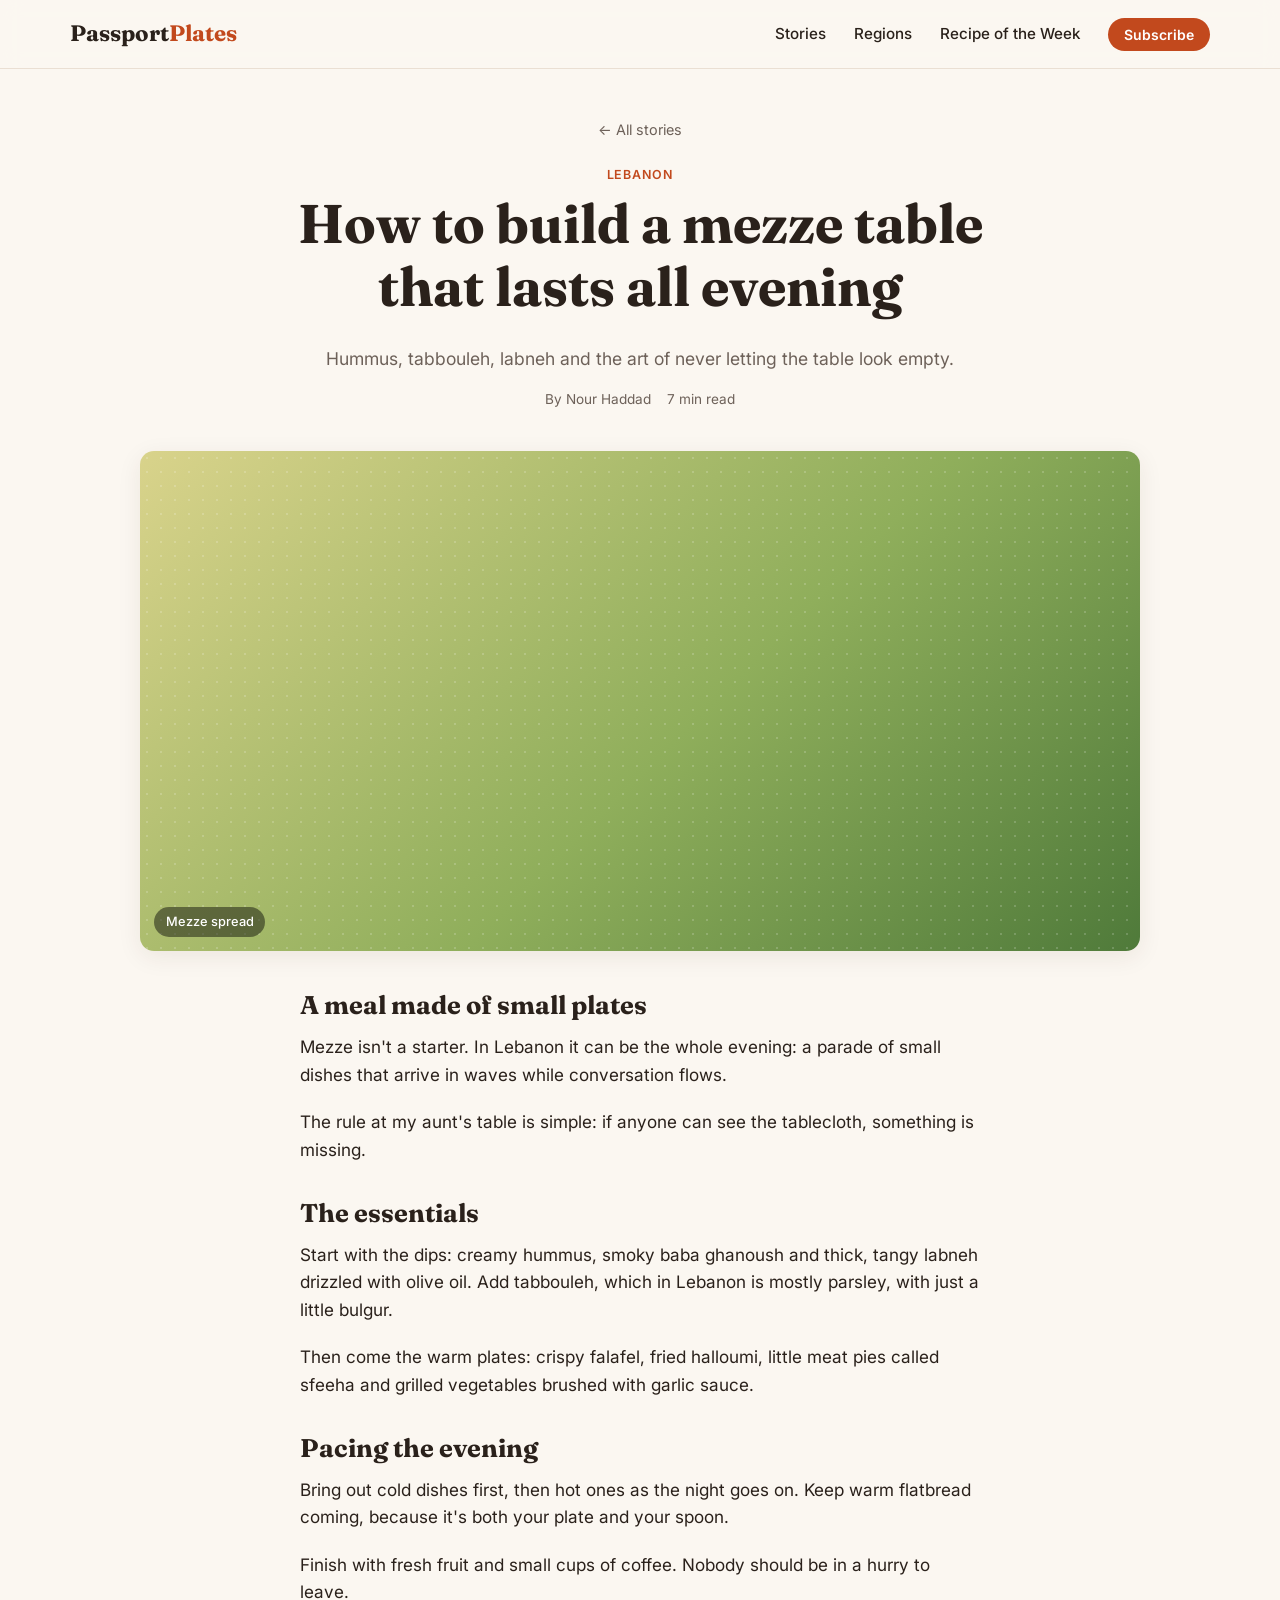
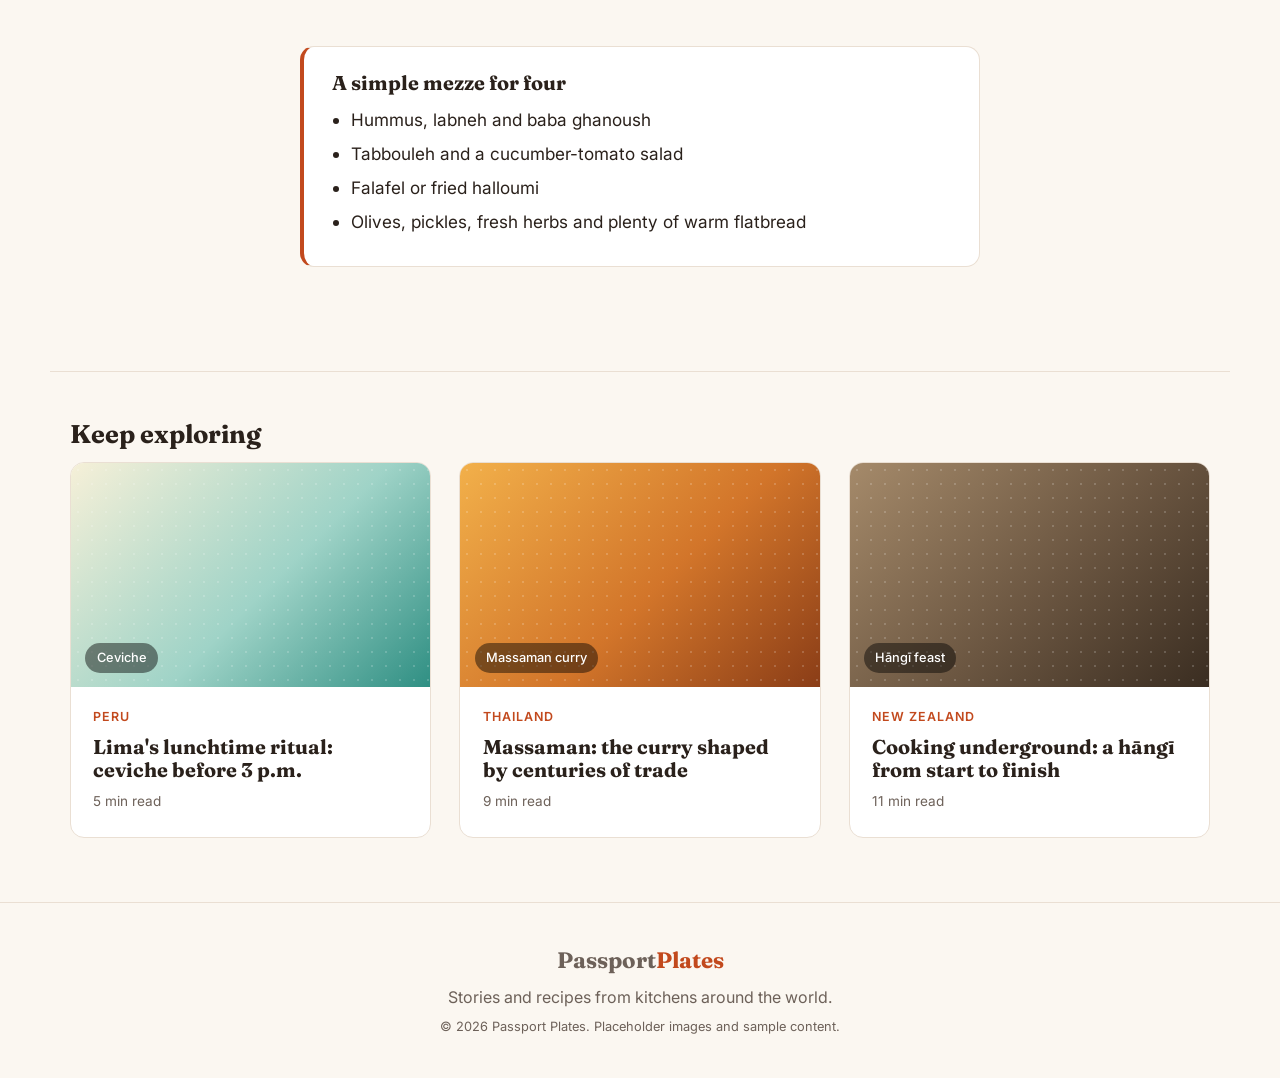
<file: articles/lebanese-mezze.html>
<!DOCTYPE html>
<html lang="en">
<head>
  <meta charset="UTF-8">
  <meta name="viewport" content="width=device-width, initial-scale=1.0">
  <title>How to build a mezze table that lasts all evening — Passport Plates</title>
  <meta name="description" content="Hummus, tabbouleh, labneh and the art of never letting the table look empty.">
  <link rel="preconnect" href="https://fonts.googleapis.com">
  <link rel="preconnect" href="https://fonts.gstatic.com" crossorigin>
  <link href="https://fonts.googleapis.com/css2?family=Fraunces:opsz,wght@9..144,500;9..144,700&family=Inter:wght@400;500;600&display=swap" rel="stylesheet">
  <link rel="stylesheet" href="../styles.css">
</head>
<body>

  <header class="site-header">
    <div class="container header-inner">
      <a href="../index.html" class="logo">Passport<span>Plates</span></a>
      <button class="nav-toggle" aria-expanded="false" aria-controls="site-nav" aria-label="Open menu">
        <span></span><span></span><span></span>
      </button>
      <nav id="site-nav" class="site-nav">
        <a href="../index.html#stories">Stories</a>
        <a href="../index.html#regions">Regions</a>
        <a href="../index.html#recipe">Recipe of the Week</a>
        <a href="../index.html#newsletter" class="btn btn-small">Subscribe</a>
      </nav>
    </div>
  </header>

  <main class="article container">
    <header class="article-header">
      <a href="../index.html#stories" class="back-link">&larr; All stories</a>
      <p class="eyebrow">Lebanon</p>
      <h1>How to build a mezze table that lasts all evening</h1>
      <p class="lede">Hummus, tabbouleh, labneh and the art of never letting the table look empty.</p>
      <div class="meta"><span>By Nour Haddad</span><span>7 min read</span></div>
    </header>

    <figure class="article-image placeholder ph-mezze" role="img" aria-label="Placeholder image: Mezze spread">
      <span>Mezze spread</span>
    </figure>

    <div class="article-body">
      <h2>A meal made of small plates</h2>
      <p>Mezze isn&#x27;t a starter. In Lebanon it can be the whole evening: a parade of small dishes that arrive in waves while conversation flows.</p>
      <p>The rule at my aunt&#x27;s table is simple: if anyone can see the tablecloth, something is missing.</p>
      <h2>The essentials</h2>
      <p>Start with the dips: creamy hummus, smoky baba ghanoush and thick, tangy labneh drizzled with olive oil. Add tabbouleh, which in Lebanon is mostly parsley, with just a little bulgur.</p>
      <p>Then come the warm plates: crispy falafel, fried halloumi, little meat pies called sfeeha and grilled vegetables brushed with garlic sauce.</p>
      <h2>Pacing the evening</h2>
      <p>Bring out cold dishes first, then hot ones as the night goes on. Keep warm flatbread coming, because it&#x27;s both your plate and your spoon.</p>
      <p>Finish with fresh fruit and small cups of coffee. Nobody should be in a hurry to leave.</p>

      <aside class="tip-box">
        <h3>A simple mezze for four</h3>
        <ul>
          <li>Hummus, labneh and baba ghanoush</li>
          <li>Tabbouleh and a cucumber-tomato salad</li>
          <li>Falafel or fried halloumi</li>
          <li>Olives, pickles, fresh herbs and plenty of warm flatbread</li>
        </ul>
      </aside>
    </div>
  </main>

  <section class="related container">
    <h2 class="section-title">Keep exploring</h2>
    <div class="grid">
        <article class="card">
          <div class="card-image placeholder ph-ceviche" role="img" aria-label="Placeholder image: Ceviche"><span>Ceviche</span></div>
          <div class="card-body">
            <p class="eyebrow">Peru</p>
            <h3><a href="lima-ceviche.html">Lima&#x27;s lunchtime ritual: ceviche before 3 p.m.</a></h3>
            <div class="meta"><span>5 min read</span></div>
          </div>
        </article>
        <article class="card">
          <div class="card-image placeholder ph-curry" role="img" aria-label="Placeholder image: Massaman curry"><span>Massaman curry</span></div>
          <div class="card-body">
            <p class="eyebrow">Thailand</p>
            <h3><a href="massaman-curry.html">Massaman: the curry shaped by centuries of trade</a></h3>
            <div class="meta"><span>9 min read</span></div>
          </div>
        </article>
        <article class="card">
          <div class="card-image placeholder ph-hangi" role="img" aria-label="Placeholder image: Hāngī feast"><span>Hāngī feast</span></div>
          <div class="card-body">
            <p class="eyebrow">New Zealand</p>
            <h3><a href="hangi.html">Cooking underground: a hāngī from start to finish</a></h3>
            <div class="meta"><span>11 min read</span></div>
          </div>
        </article>
    </div>
  </section>

  <footer class="site-footer">
    <div class="container footer-inner">
      <a href="../index.html" class="logo">Passport<span>Plates</span></a>
      <p>Stories and recipes from kitchens around the world.</p>
      <p class="small">© <span id="year"></span> Passport Plates. Placeholder images and sample content.</p>
    </div>
  </footer>

  <script src="../script.js"></script>
</body>
</html>
</file>
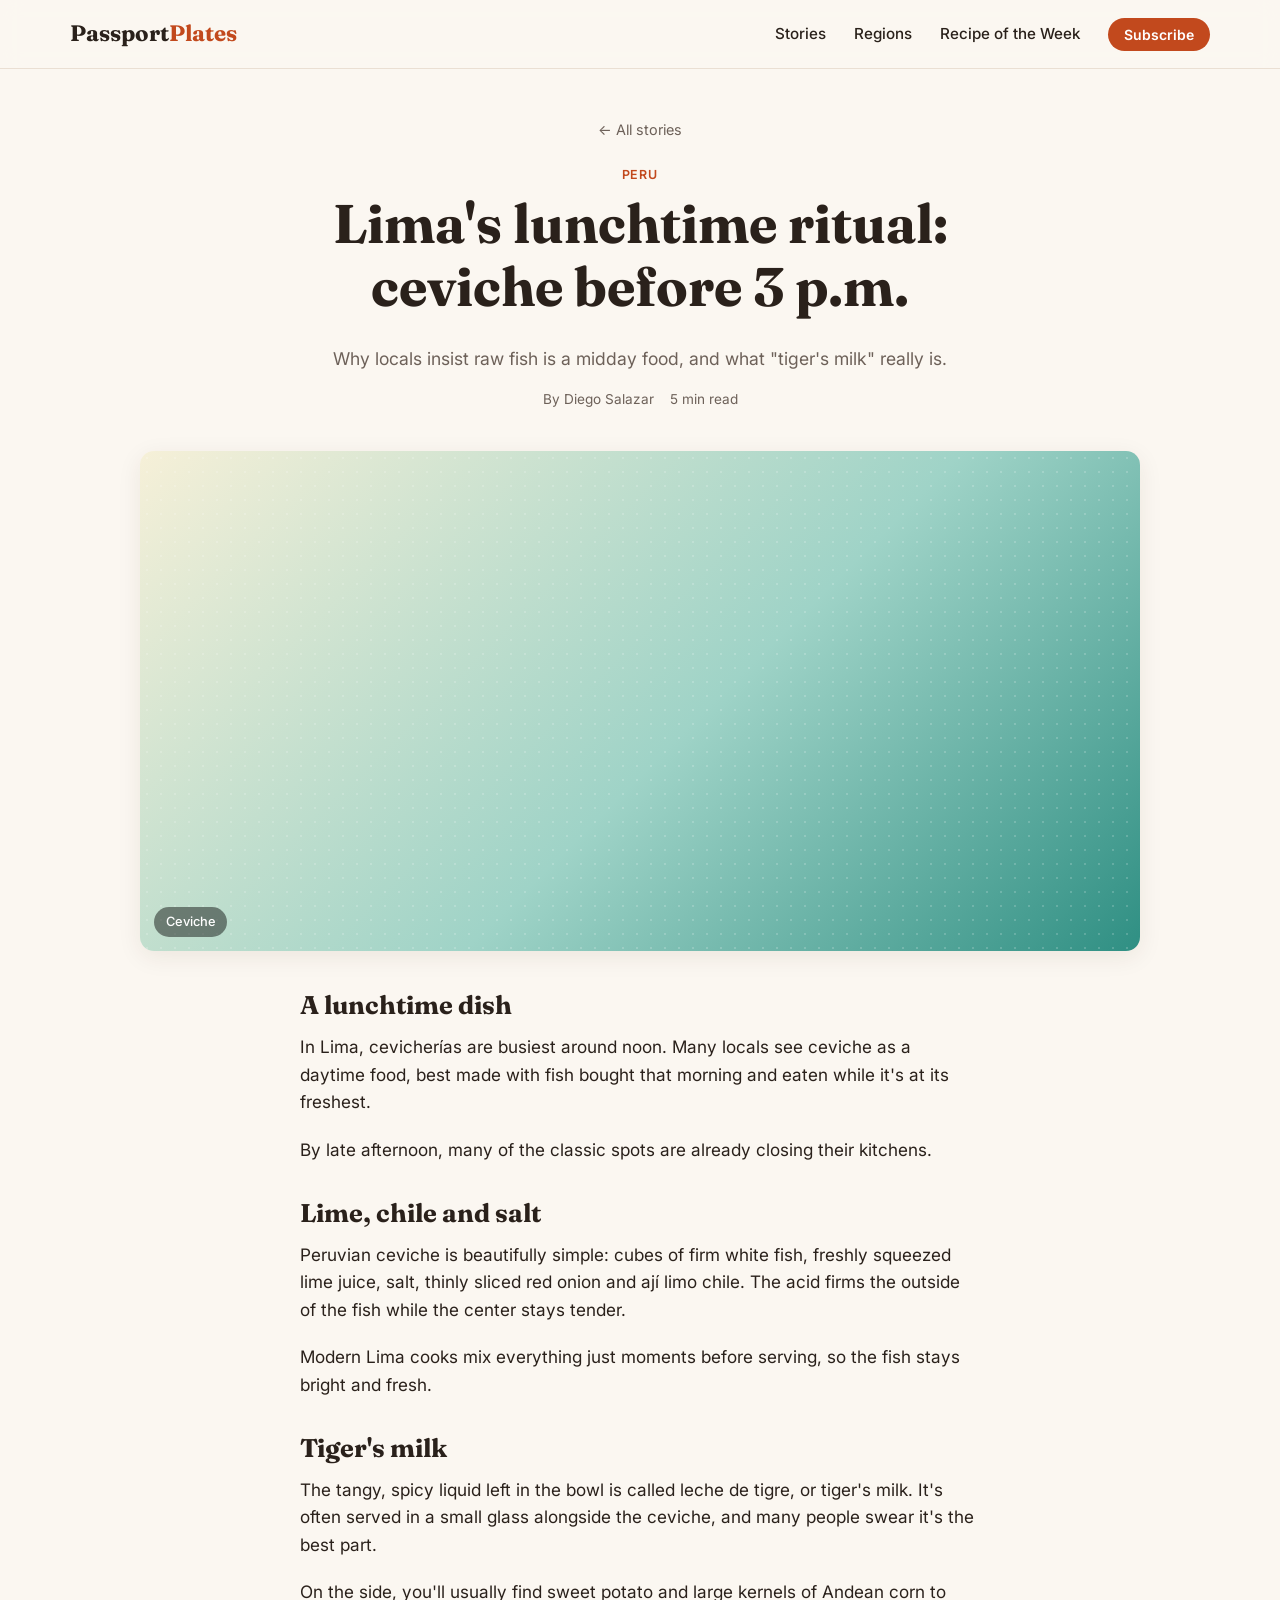
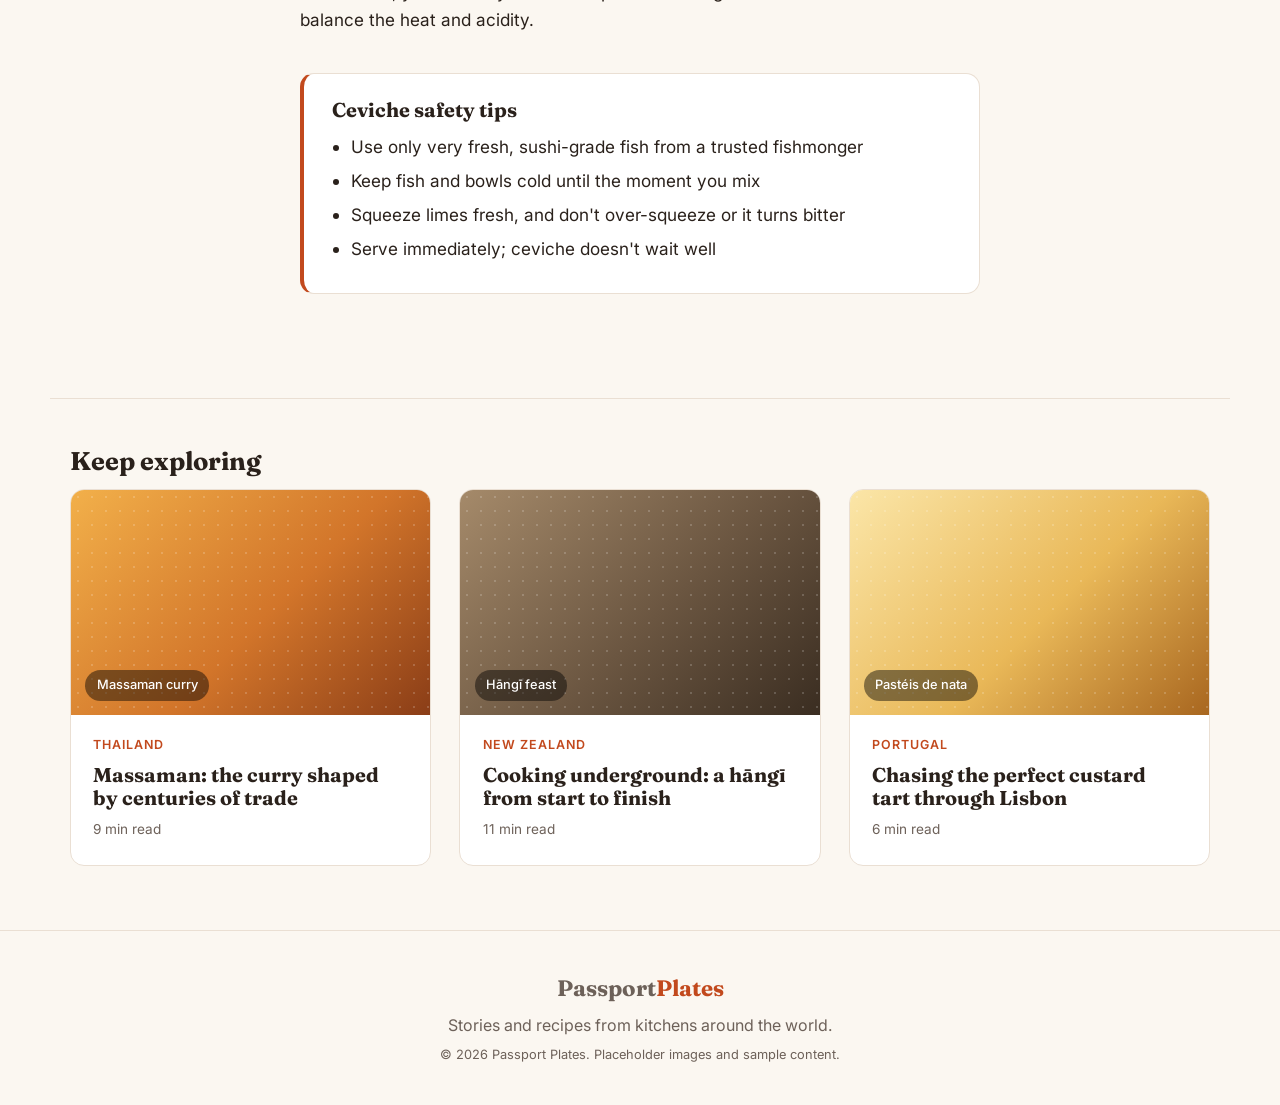
<file: articles/lima-ceviche.html>
<!DOCTYPE html>
<html lang="en">
<head>
  <meta charset="UTF-8">
  <meta name="viewport" content="width=device-width, initial-scale=1.0">
  <title>Lima&#x27;s lunchtime ritual: ceviche before 3 p.m. — Passport Plates</title>
  <meta name="description" content="Why locals insist raw fish is a midday food, and what &quot;tiger&#x27;s milk&quot; really is.">
  <link rel="preconnect" href="https://fonts.googleapis.com">
  <link rel="preconnect" href="https://fonts.gstatic.com" crossorigin>
  <link href="https://fonts.googleapis.com/css2?family=Fraunces:opsz,wght@9..144,500;9..144,700&family=Inter:wght@400;500;600&display=swap" rel="stylesheet">
  <link rel="stylesheet" href="../styles.css">
</head>
<body>

  <header class="site-header">
    <div class="container header-inner">
      <a href="../index.html" class="logo">Passport<span>Plates</span></a>
      <button class="nav-toggle" aria-expanded="false" aria-controls="site-nav" aria-label="Open menu">
        <span></span><span></span><span></span>
      </button>
      <nav id="site-nav" class="site-nav">
        <a href="../index.html#stories">Stories</a>
        <a href="../index.html#regions">Regions</a>
        <a href="../index.html#recipe">Recipe of the Week</a>
        <a href="../index.html#newsletter" class="btn btn-small">Subscribe</a>
      </nav>
    </div>
  </header>

  <main class="article container">
    <header class="article-header">
      <a href="../index.html#stories" class="back-link">&larr; All stories</a>
      <p class="eyebrow">Peru</p>
      <h1>Lima&#x27;s lunchtime ritual: ceviche before 3 p.m.</h1>
      <p class="lede">Why locals insist raw fish is a midday food, and what &quot;tiger&#x27;s milk&quot; really is.</p>
      <div class="meta"><span>By Diego Salazar</span><span>5 min read</span></div>
    </header>

    <figure class="article-image placeholder ph-ceviche" role="img" aria-label="Placeholder image: Ceviche">
      <span>Ceviche</span>
    </figure>

    <div class="article-body">
      <h2>A lunchtime dish</h2>
      <p>In Lima, cevicherías are busiest around noon. Many locals see ceviche as a daytime food, best made with fish bought that morning and eaten while it&#x27;s at its freshest.</p>
      <p>By late afternoon, many of the classic spots are already closing their kitchens.</p>
      <h2>Lime, chile and salt</h2>
      <p>Peruvian ceviche is beautifully simple: cubes of firm white fish, freshly squeezed lime juice, salt, thinly sliced red onion and ají limo chile. The acid firms the outside of the fish while the center stays tender.</p>
      <p>Modern Lima cooks mix everything just moments before serving, so the fish stays bright and fresh.</p>
      <h2>Tiger&#x27;s milk</h2>
      <p>The tangy, spicy liquid left in the bowl is called leche de tigre, or tiger&#x27;s milk. It&#x27;s often served in a small glass alongside the ceviche, and many people swear it&#x27;s the best part.</p>
      <p>On the side, you&#x27;ll usually find sweet potato and large kernels of Andean corn to balance the heat and acidity.</p>

      <aside class="tip-box">
        <h3>Ceviche safety tips</h3>
        <ul>
          <li>Use only very fresh, sushi-grade fish from a trusted fishmonger</li>
          <li>Keep fish and bowls cold until the moment you mix</li>
          <li>Squeeze limes fresh, and don&#x27;t over-squeeze or it turns bitter</li>
          <li>Serve immediately; ceviche doesn&#x27;t wait well</li>
        </ul>
      </aside>
    </div>
  </main>

  <section class="related container">
    <h2 class="section-title">Keep exploring</h2>
    <div class="grid">
        <article class="card">
          <div class="card-image placeholder ph-curry" role="img" aria-label="Placeholder image: Massaman curry"><span>Massaman curry</span></div>
          <div class="card-body">
            <p class="eyebrow">Thailand</p>
            <h3><a href="massaman-curry.html">Massaman: the curry shaped by centuries of trade</a></h3>
            <div class="meta"><span>9 min read</span></div>
          </div>
        </article>
        <article class="card">
          <div class="card-image placeholder ph-hangi" role="img" aria-label="Placeholder image: Hāngī feast"><span>Hāngī feast</span></div>
          <div class="card-body">
            <p class="eyebrow">New Zealand</p>
            <h3><a href="hangi.html">Cooking underground: a hāngī from start to finish</a></h3>
            <div class="meta"><span>11 min read</span></div>
          </div>
        </article>
        <article class="card">
          <div class="card-image placeholder ph-pastry" role="img" aria-label="Placeholder image: Pastéis de nata"><span>Pastéis de nata</span></div>
          <div class="card-body">
            <p class="eyebrow">Portugal</p>
            <h3><a href="lisbon-custard-tarts.html">Chasing the perfect custard tart through Lisbon</a></h3>
            <div class="meta"><span>6 min read</span></div>
          </div>
        </article>
    </div>
  </section>

  <footer class="site-footer">
    <div class="container footer-inner">
      <a href="../index.html" class="logo">Passport<span>Plates</span></a>
      <p>Stories and recipes from kitchens around the world.</p>
      <p class="small">© <span id="year"></span> Passport Plates. Placeholder images and sample content.</p>
    </div>
  </footer>

  <script src="../script.js"></script>
</body>
</html>
</file>
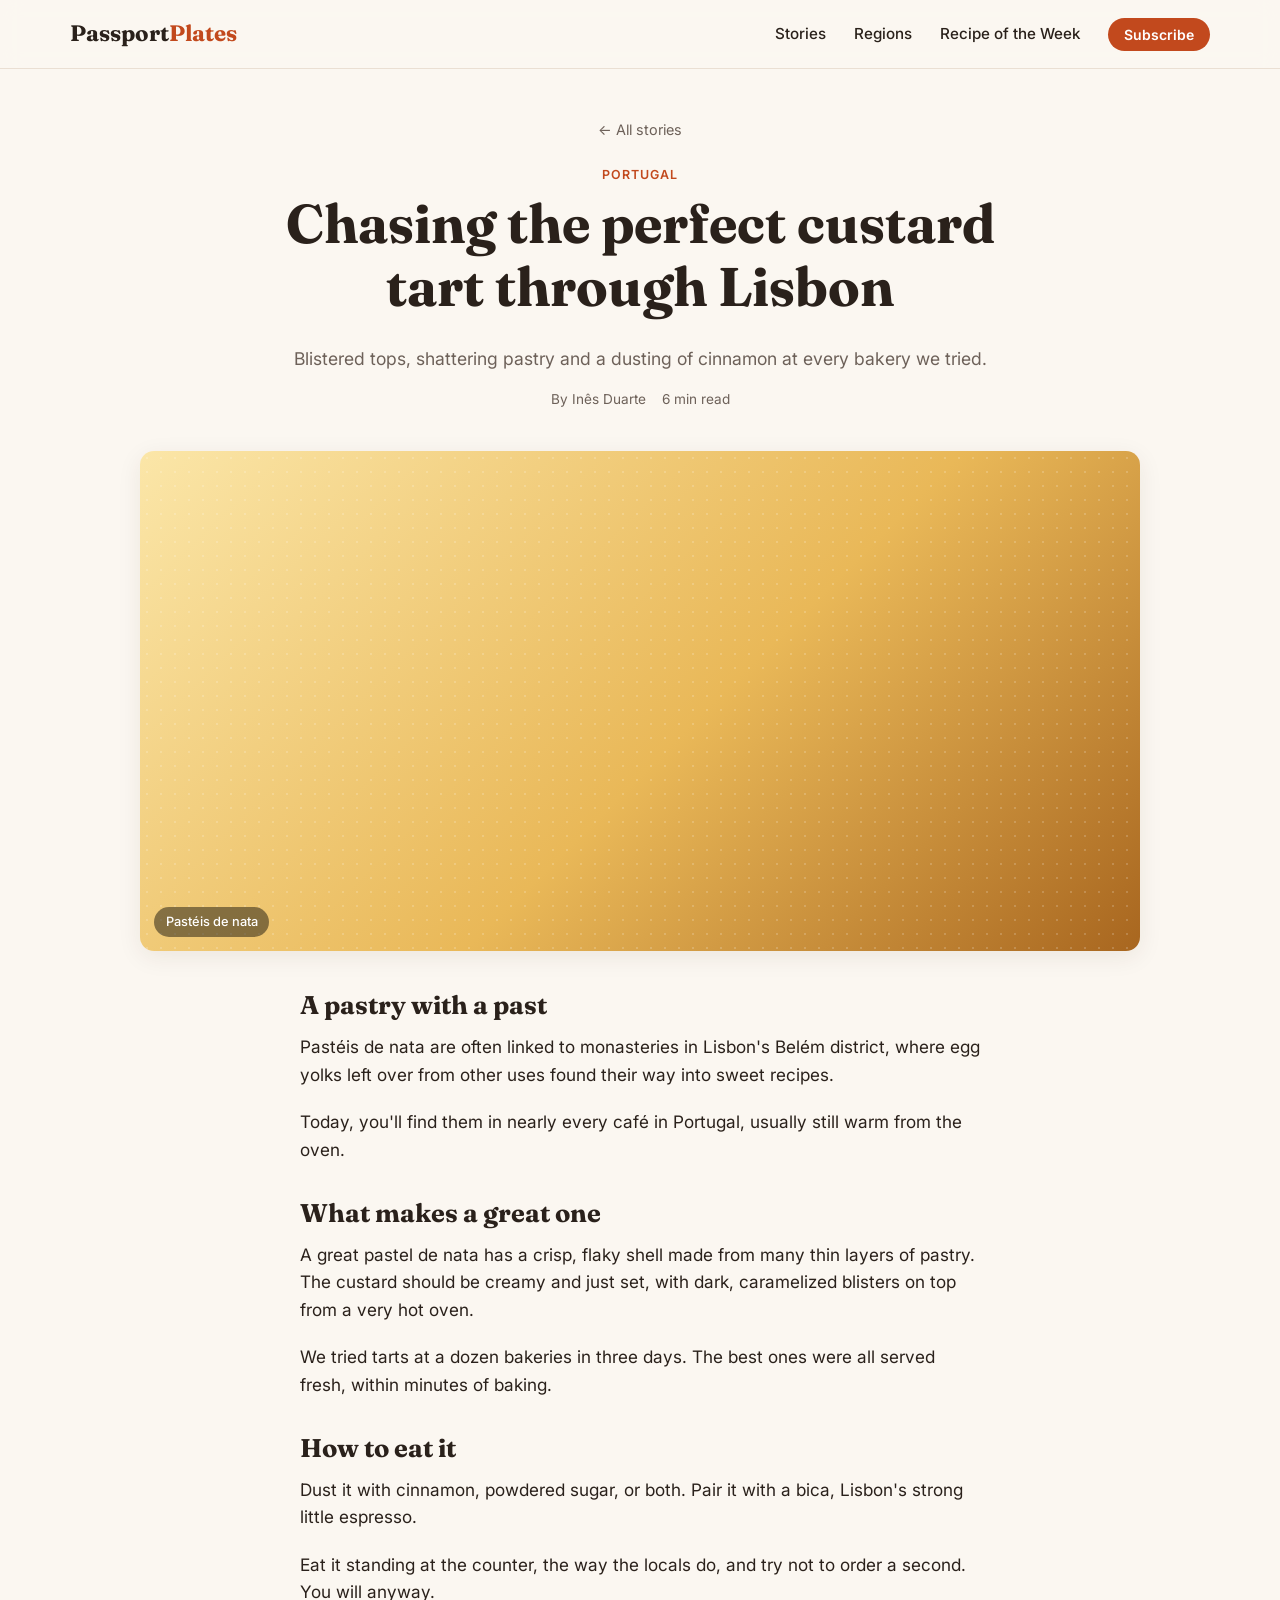
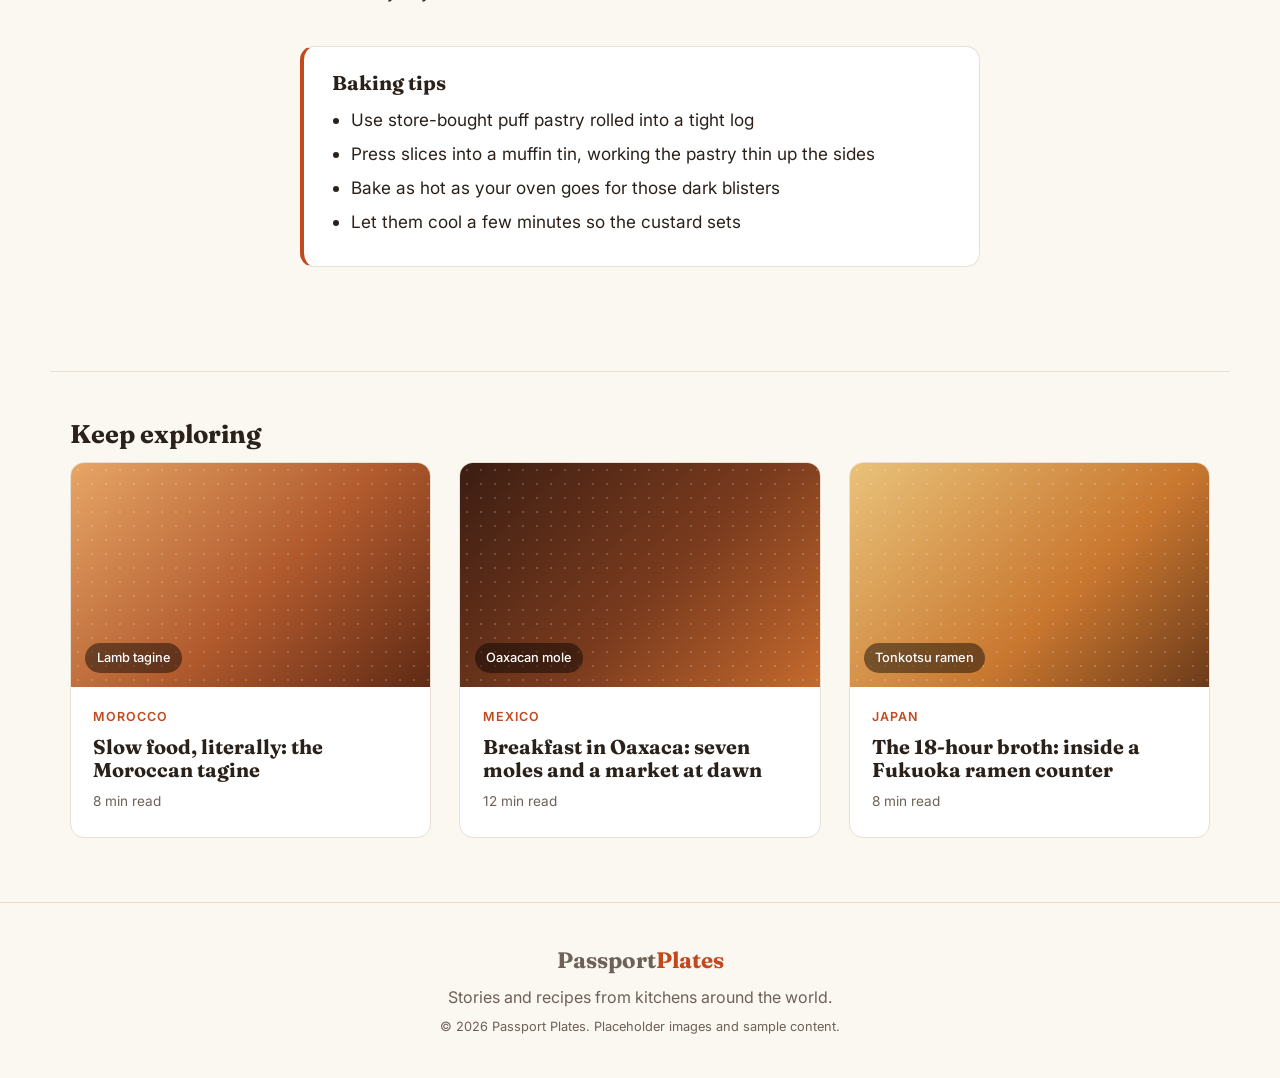
<file: articles/lisbon-custard-tarts.html>
<!DOCTYPE html>
<html lang="en">
<head>
  <meta charset="UTF-8">
  <meta name="viewport" content="width=device-width, initial-scale=1.0">
  <title>Chasing the perfect custard tart through Lisbon — Passport Plates</title>
  <meta name="description" content="Blistered tops, shattering pastry and a dusting of cinnamon at every bakery we tried.">
  <link rel="preconnect" href="https://fonts.googleapis.com">
  <link rel="preconnect" href="https://fonts.gstatic.com" crossorigin>
  <link href="https://fonts.googleapis.com/css2?family=Fraunces:opsz,wght@9..144,500;9..144,700&family=Inter:wght@400;500;600&display=swap" rel="stylesheet">
  <link rel="stylesheet" href="../styles.css">
</head>
<body>

  <header class="site-header">
    <div class="container header-inner">
      <a href="../index.html" class="logo">Passport<span>Plates</span></a>
      <button class="nav-toggle" aria-expanded="false" aria-controls="site-nav" aria-label="Open menu">
        <span></span><span></span><span></span>
      </button>
      <nav id="site-nav" class="site-nav">
        <a href="../index.html#stories">Stories</a>
        <a href="../index.html#regions">Regions</a>
        <a href="../index.html#recipe">Recipe of the Week</a>
        <a href="../index.html#newsletter" class="btn btn-small">Subscribe</a>
      </nav>
    </div>
  </header>

  <main class="article container">
    <header class="article-header">
      <a href="../index.html#stories" class="back-link">&larr; All stories</a>
      <p class="eyebrow">Portugal</p>
      <h1>Chasing the perfect custard tart through Lisbon</h1>
      <p class="lede">Blistered tops, shattering pastry and a dusting of cinnamon at every bakery we tried.</p>
      <div class="meta"><span>By Inês Duarte</span><span>6 min read</span></div>
    </header>

    <figure class="article-image placeholder ph-pastry" role="img" aria-label="Placeholder image: Pastéis de nata">
      <span>Pastéis de nata</span>
    </figure>

    <div class="article-body">
      <h2>A pastry with a past</h2>
      <p>Pastéis de nata are often linked to monasteries in Lisbon&#x27;s Belém district, where egg yolks left over from other uses found their way into sweet recipes.</p>
      <p>Today, you&#x27;ll find them in nearly every café in Portugal, usually still warm from the oven.</p>
      <h2>What makes a great one</h2>
      <p>A great pastel de nata has a crisp, flaky shell made from many thin layers of pastry. The custard should be creamy and just set, with dark, caramelized blisters on top from a very hot oven.</p>
      <p>We tried tarts at a dozen bakeries in three days. The best ones were all served fresh, within minutes of baking.</p>
      <h2>How to eat it</h2>
      <p>Dust it with cinnamon, powdered sugar, or both. Pair it with a bica, Lisbon&#x27;s strong little espresso.</p>
      <p>Eat it standing at the counter, the way the locals do, and try not to order a second. You will anyway.</p>

      <aside class="tip-box">
        <h3>Baking tips</h3>
        <ul>
          <li>Use store-bought puff pastry rolled into a tight log</li>
          <li>Press slices into a muffin tin, working the pastry thin up the sides</li>
          <li>Bake as hot as your oven goes for those dark blisters</li>
          <li>Let them cool a few minutes so the custard sets</li>
        </ul>
      </aside>
    </div>
  </main>

  <section class="related container">
    <h2 class="section-title">Keep exploring</h2>
    <div class="grid">
        <article class="card">
          <div class="card-image placeholder ph-tagine" role="img" aria-label="Placeholder image: Lamb tagine"><span>Lamb tagine</span></div>
          <div class="card-body">
            <p class="eyebrow">Morocco</p>
            <h3><a href="moroccan-tagine.html">Slow food, literally: the Moroccan tagine</a></h3>
            <div class="meta"><span>8 min read</span></div>
          </div>
        </article>
        <article class="card">
          <div class="card-image placeholder ph-mole" role="img" aria-label="Placeholder image: Oaxacan mole"><span>Oaxacan mole</span></div>
          <div class="card-body">
            <p class="eyebrow">Mexico</p>
            <h3><a href="oaxaca-mole.html">Breakfast in Oaxaca: seven moles and a market at dawn</a></h3>
            <div class="meta"><span>12 min read</span></div>
          </div>
        </article>
        <article class="card">
          <div class="card-image placeholder ph-ramen" role="img" aria-label="Placeholder image: Tonkotsu ramen"><span>Tonkotsu ramen</span></div>
          <div class="card-body">
            <p class="eyebrow">Japan</p>
            <h3><a href="fukuoka-ramen.html">The 18-hour broth: inside a Fukuoka ramen counter</a></h3>
            <div class="meta"><span>8 min read</span></div>
          </div>
        </article>
    </div>
  </section>

  <footer class="site-footer">
    <div class="container footer-inner">
      <a href="../index.html" class="logo">Passport<span>Plates</span></a>
      <p>Stories and recipes from kitchens around the world.</p>
      <p class="small">© <span id="year"></span> Passport Plates. Placeholder images and sample content.</p>
    </div>
  </footer>

  <script src="../script.js"></script>
</body>
</html>
</file>
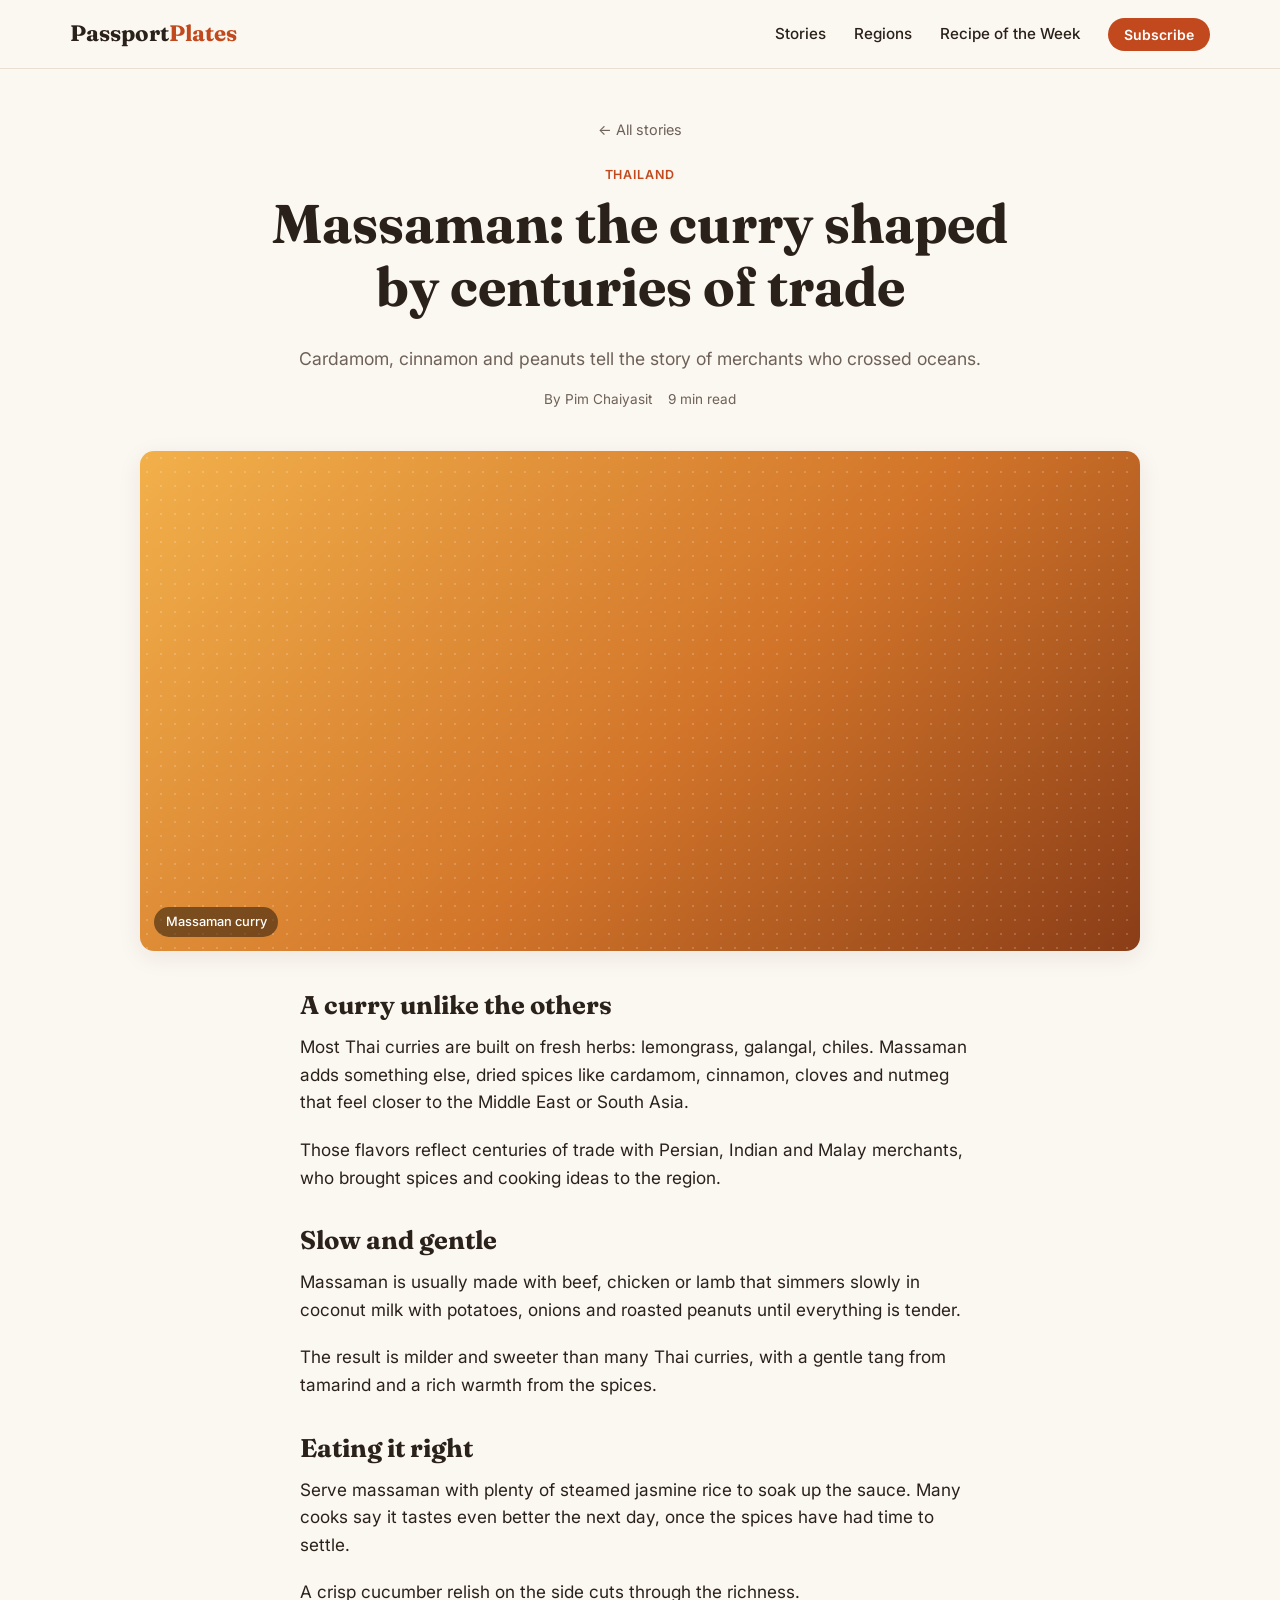
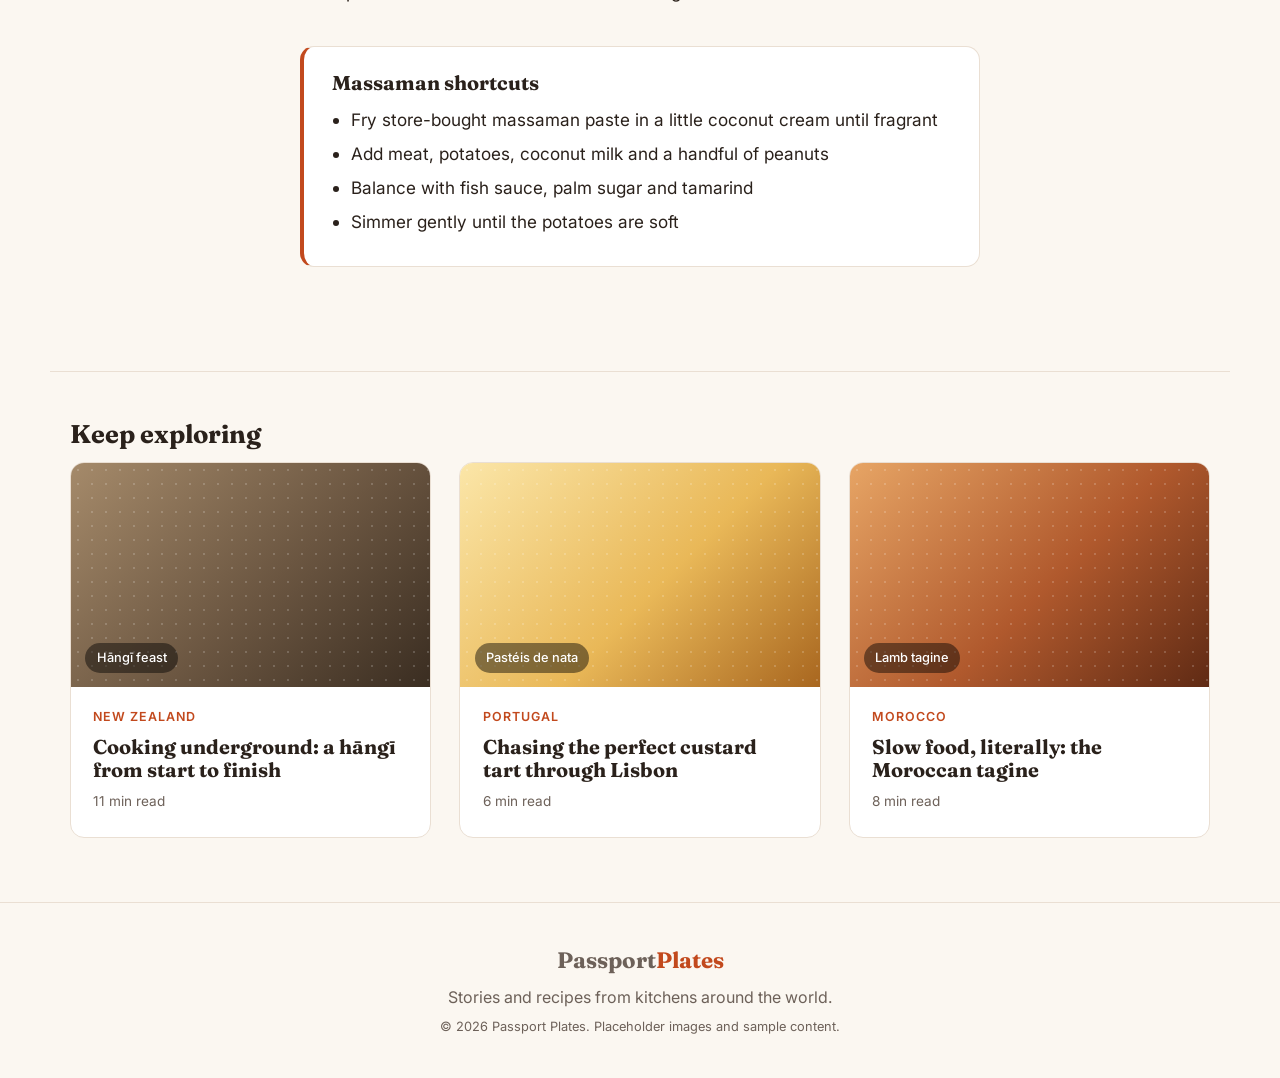
<file: articles/massaman-curry.html>
<!DOCTYPE html>
<html lang="en">
<head>
  <meta charset="UTF-8">
  <meta name="viewport" content="width=device-width, initial-scale=1.0">
  <title>Massaman: the curry shaped by centuries of trade — Passport Plates</title>
  <meta name="description" content="Cardamom, cinnamon and peanuts tell the story of merchants who crossed oceans.">
  <link rel="preconnect" href="https://fonts.googleapis.com">
  <link rel="preconnect" href="https://fonts.gstatic.com" crossorigin>
  <link href="https://fonts.googleapis.com/css2?family=Fraunces:opsz,wght@9..144,500;9..144,700&family=Inter:wght@400;500;600&display=swap" rel="stylesheet">
  <link rel="stylesheet" href="../styles.css">
</head>
<body>

  <header class="site-header">
    <div class="container header-inner">
      <a href="../index.html" class="logo">Passport<span>Plates</span></a>
      <button class="nav-toggle" aria-expanded="false" aria-controls="site-nav" aria-label="Open menu">
        <span></span><span></span><span></span>
      </button>
      <nav id="site-nav" class="site-nav">
        <a href="../index.html#stories">Stories</a>
        <a href="../index.html#regions">Regions</a>
        <a href="../index.html#recipe">Recipe of the Week</a>
        <a href="../index.html#newsletter" class="btn btn-small">Subscribe</a>
      </nav>
    </div>
  </header>

  <main class="article container">
    <header class="article-header">
      <a href="../index.html#stories" class="back-link">&larr; All stories</a>
      <p class="eyebrow">Thailand</p>
      <h1>Massaman: the curry shaped by centuries of trade</h1>
      <p class="lede">Cardamom, cinnamon and peanuts tell the story of merchants who crossed oceans.</p>
      <div class="meta"><span>By Pim Chaiyasit</span><span>9 min read</span></div>
    </header>

    <figure class="article-image placeholder ph-curry" role="img" aria-label="Placeholder image: Massaman curry">
      <span>Massaman curry</span>
    </figure>

    <div class="article-body">
      <h2>A curry unlike the others</h2>
      <p>Most Thai curries are built on fresh herbs: lemongrass, galangal, chiles. Massaman adds something else, dried spices like cardamom, cinnamon, cloves and nutmeg that feel closer to the Middle East or South Asia.</p>
      <p>Those flavors reflect centuries of trade with Persian, Indian and Malay merchants, who brought spices and cooking ideas to the region.</p>
      <h2>Slow and gentle</h2>
      <p>Massaman is usually made with beef, chicken or lamb that simmers slowly in coconut milk with potatoes, onions and roasted peanuts until everything is tender.</p>
      <p>The result is milder and sweeter than many Thai curries, with a gentle tang from tamarind and a rich warmth from the spices.</p>
      <h2>Eating it right</h2>
      <p>Serve massaman with plenty of steamed jasmine rice to soak up the sauce. Many cooks say it tastes even better the next day, once the spices have had time to settle.</p>
      <p>A crisp cucumber relish on the side cuts through the richness.</p>

      <aside class="tip-box">
        <h3>Massaman shortcuts</h3>
        <ul>
          <li>Fry store-bought massaman paste in a little coconut cream until fragrant</li>
          <li>Add meat, potatoes, coconut milk and a handful of peanuts</li>
          <li>Balance with fish sauce, palm sugar and tamarind</li>
          <li>Simmer gently until the potatoes are soft</li>
        </ul>
      </aside>
    </div>
  </main>

  <section class="related container">
    <h2 class="section-title">Keep exploring</h2>
    <div class="grid">
        <article class="card">
          <div class="card-image placeholder ph-hangi" role="img" aria-label="Placeholder image: Hāngī feast"><span>Hāngī feast</span></div>
          <div class="card-body">
            <p class="eyebrow">New Zealand</p>
            <h3><a href="hangi.html">Cooking underground: a hāngī from start to finish</a></h3>
            <div class="meta"><span>11 min read</span></div>
          </div>
        </article>
        <article class="card">
          <div class="card-image placeholder ph-pastry" role="img" aria-label="Placeholder image: Pastéis de nata"><span>Pastéis de nata</span></div>
          <div class="card-body">
            <p class="eyebrow">Portugal</p>
            <h3><a href="lisbon-custard-tarts.html">Chasing the perfect custard tart through Lisbon</a></h3>
            <div class="meta"><span>6 min read</span></div>
          </div>
        </article>
        <article class="card">
          <div class="card-image placeholder ph-tagine" role="img" aria-label="Placeholder image: Lamb tagine"><span>Lamb tagine</span></div>
          <div class="card-body">
            <p class="eyebrow">Morocco</p>
            <h3><a href="moroccan-tagine.html">Slow food, literally: the Moroccan tagine</a></h3>
            <div class="meta"><span>8 min read</span></div>
          </div>
        </article>
    </div>
  </section>

  <footer class="site-footer">
    <div class="container footer-inner">
      <a href="../index.html" class="logo">Passport<span>Plates</span></a>
      <p>Stories and recipes from kitchens around the world.</p>
      <p class="small">© <span id="year"></span> Passport Plates. Placeholder images and sample content.</p>
    </div>
  </footer>

  <script src="../script.js"></script>
</body>
</html>
</file>
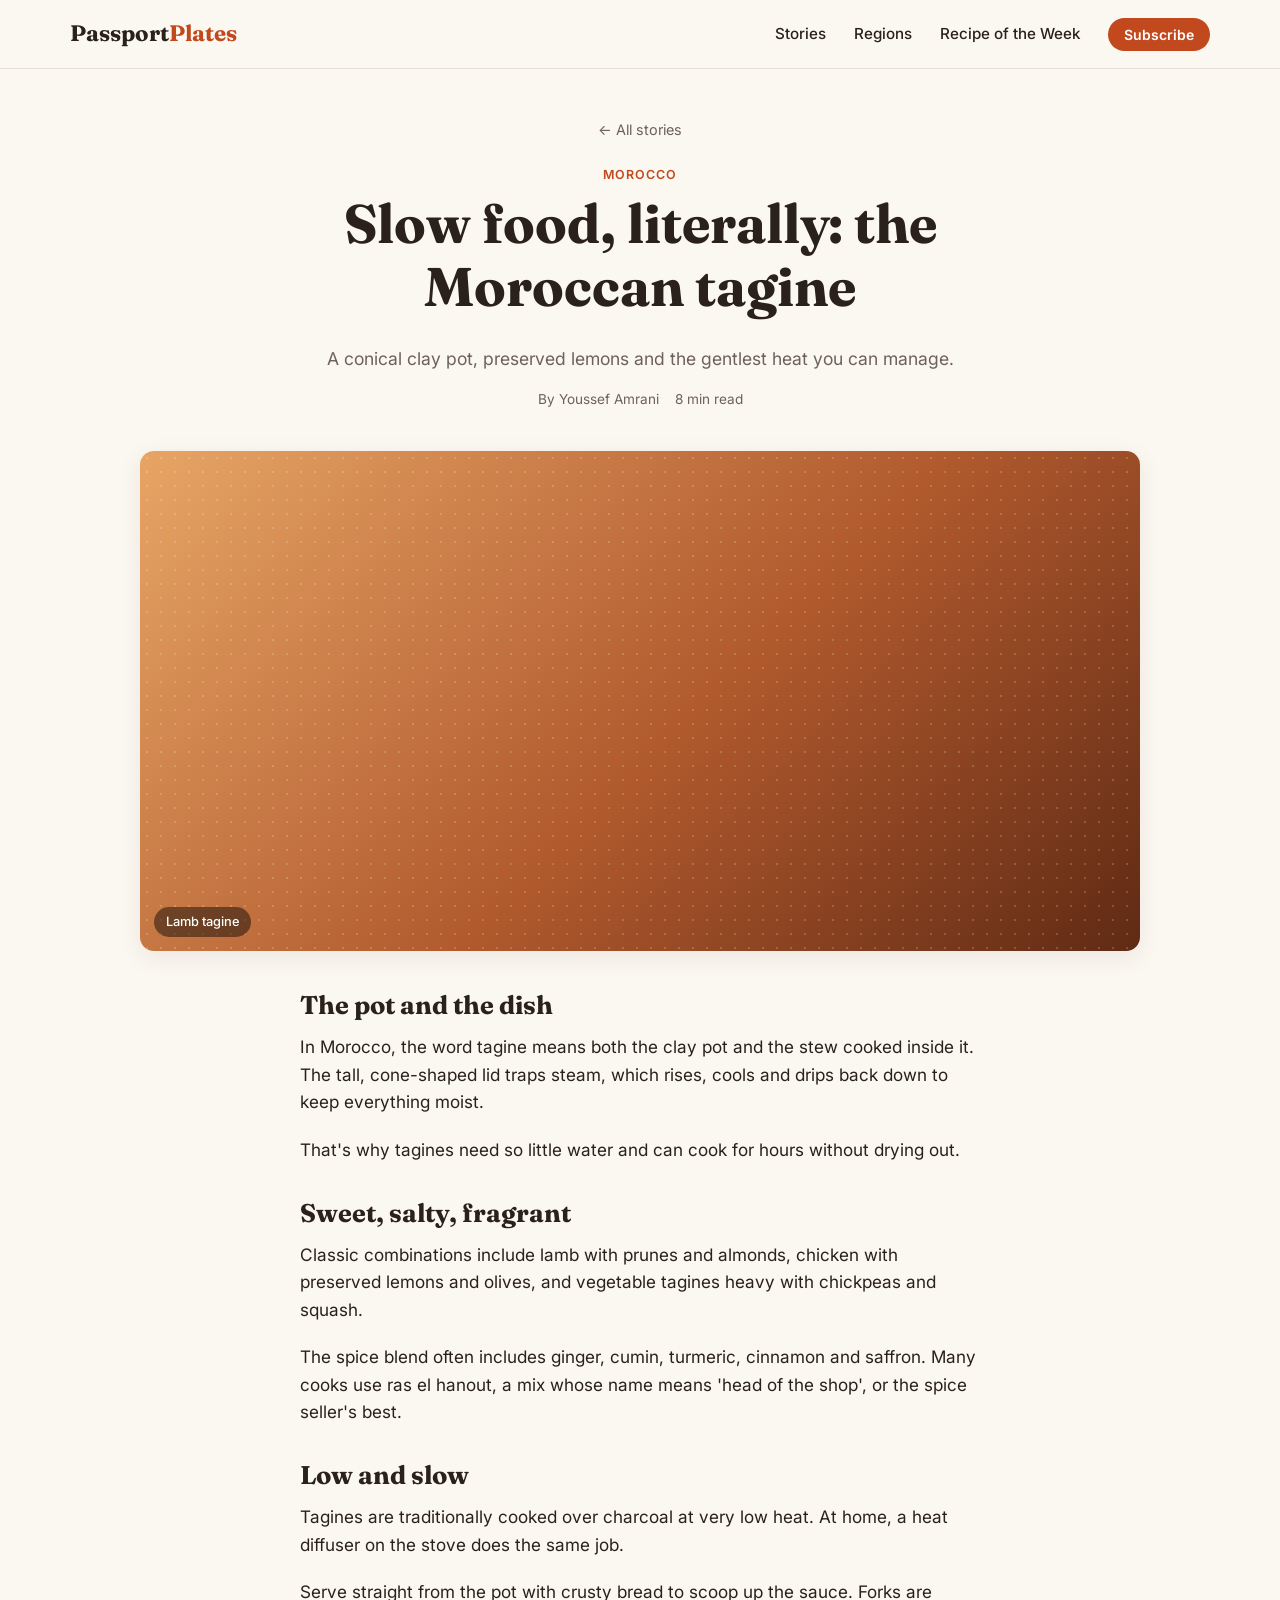
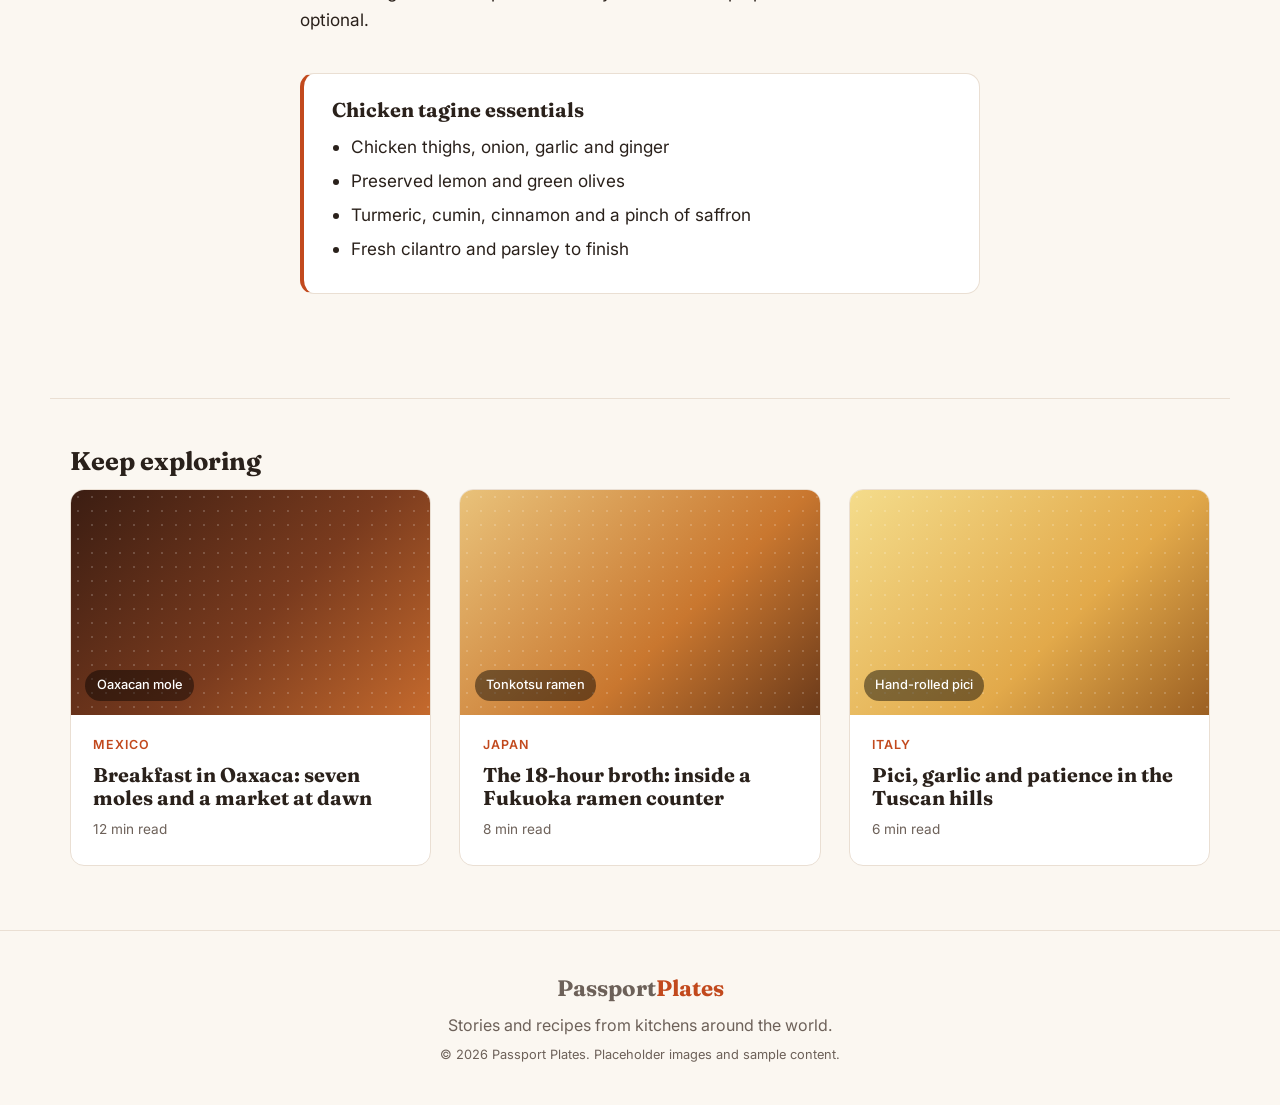
<file: articles/moroccan-tagine.html>
<!DOCTYPE html>
<html lang="en">
<head>
  <meta charset="UTF-8">
  <meta name="viewport" content="width=device-width, initial-scale=1.0">
  <title>Slow food, literally: the Moroccan tagine — Passport Plates</title>
  <meta name="description" content="A conical clay pot, preserved lemons and the gentlest heat you can manage.">
  <link rel="preconnect" href="https://fonts.googleapis.com">
  <link rel="preconnect" href="https://fonts.gstatic.com" crossorigin>
  <link href="https://fonts.googleapis.com/css2?family=Fraunces:opsz,wght@9..144,500;9..144,700&family=Inter:wght@400;500;600&display=swap" rel="stylesheet">
  <link rel="stylesheet" href="../styles.css">
</head>
<body>

  <header class="site-header">
    <div class="container header-inner">
      <a href="../index.html" class="logo">Passport<span>Plates</span></a>
      <button class="nav-toggle" aria-expanded="false" aria-controls="site-nav" aria-label="Open menu">
        <span></span><span></span><span></span>
      </button>
      <nav id="site-nav" class="site-nav">
        <a href="../index.html#stories">Stories</a>
        <a href="../index.html#regions">Regions</a>
        <a href="../index.html#recipe">Recipe of the Week</a>
        <a href="../index.html#newsletter" class="btn btn-small">Subscribe</a>
      </nav>
    </div>
  </header>

  <main class="article container">
    <header class="article-header">
      <a href="../index.html#stories" class="back-link">&larr; All stories</a>
      <p class="eyebrow">Morocco</p>
      <h1>Slow food, literally: the Moroccan tagine</h1>
      <p class="lede">A conical clay pot, preserved lemons and the gentlest heat you can manage.</p>
      <div class="meta"><span>By Youssef Amrani</span><span>8 min read</span></div>
    </header>

    <figure class="article-image placeholder ph-tagine" role="img" aria-label="Placeholder image: Lamb tagine">
      <span>Lamb tagine</span>
    </figure>

    <div class="article-body">
      <h2>The pot and the dish</h2>
      <p>In Morocco, the word tagine means both the clay pot and the stew cooked inside it. The tall, cone-shaped lid traps steam, which rises, cools and drips back down to keep everything moist.</p>
      <p>That&#x27;s why tagines need so little water and can cook for hours without drying out.</p>
      <h2>Sweet, salty, fragrant</h2>
      <p>Classic combinations include lamb with prunes and almonds, chicken with preserved lemons and olives, and vegetable tagines heavy with chickpeas and squash.</p>
      <p>The spice blend often includes ginger, cumin, turmeric, cinnamon and saffron. Many cooks use ras el hanout, a mix whose name means &#x27;head of the shop&#x27;, or the spice seller&#x27;s best.</p>
      <h2>Low and slow</h2>
      <p>Tagines are traditionally cooked over charcoal at very low heat. At home, a heat diffuser on the stove does the same job.</p>
      <p>Serve straight from the pot with crusty bread to scoop up the sauce. Forks are optional.</p>

      <aside class="tip-box">
        <h3>Chicken tagine essentials</h3>
        <ul>
          <li>Chicken thighs, onion, garlic and ginger</li>
          <li>Preserved lemon and green olives</li>
          <li>Turmeric, cumin, cinnamon and a pinch of saffron</li>
          <li>Fresh cilantro and parsley to finish</li>
        </ul>
      </aside>
    </div>
  </main>

  <section class="related container">
    <h2 class="section-title">Keep exploring</h2>
    <div class="grid">
        <article class="card">
          <div class="card-image placeholder ph-mole" role="img" aria-label="Placeholder image: Oaxacan mole"><span>Oaxacan mole</span></div>
          <div class="card-body">
            <p class="eyebrow">Mexico</p>
            <h3><a href="oaxaca-mole.html">Breakfast in Oaxaca: seven moles and a market at dawn</a></h3>
            <div class="meta"><span>12 min read</span></div>
          </div>
        </article>
        <article class="card">
          <div class="card-image placeholder ph-ramen" role="img" aria-label="Placeholder image: Tonkotsu ramen"><span>Tonkotsu ramen</span></div>
          <div class="card-body">
            <p class="eyebrow">Japan</p>
            <h3><a href="fukuoka-ramen.html">The 18-hour broth: inside a Fukuoka ramen counter</a></h3>
            <div class="meta"><span>8 min read</span></div>
          </div>
        </article>
        <article class="card">
          <div class="card-image placeholder ph-pasta" role="img" aria-label="Placeholder image: Hand-rolled pici"><span>Hand-rolled pici</span></div>
          <div class="card-body">
            <p class="eyebrow">Italy</p>
            <h3><a href="tuscan-pici.html">Pici, garlic and patience in the Tuscan hills</a></h3>
            <div class="meta"><span>6 min read</span></div>
          </div>
        </article>
    </div>
  </section>

  <footer class="site-footer">
    <div class="container footer-inner">
      <a href="../index.html" class="logo">Passport<span>Plates</span></a>
      <p>Stories and recipes from kitchens around the world.</p>
      <p class="small">© <span id="year"></span> Passport Plates. Placeholder images and sample content.</p>
    </div>
  </footer>

  <script src="../script.js"></script>
</body>
</html>
</file>
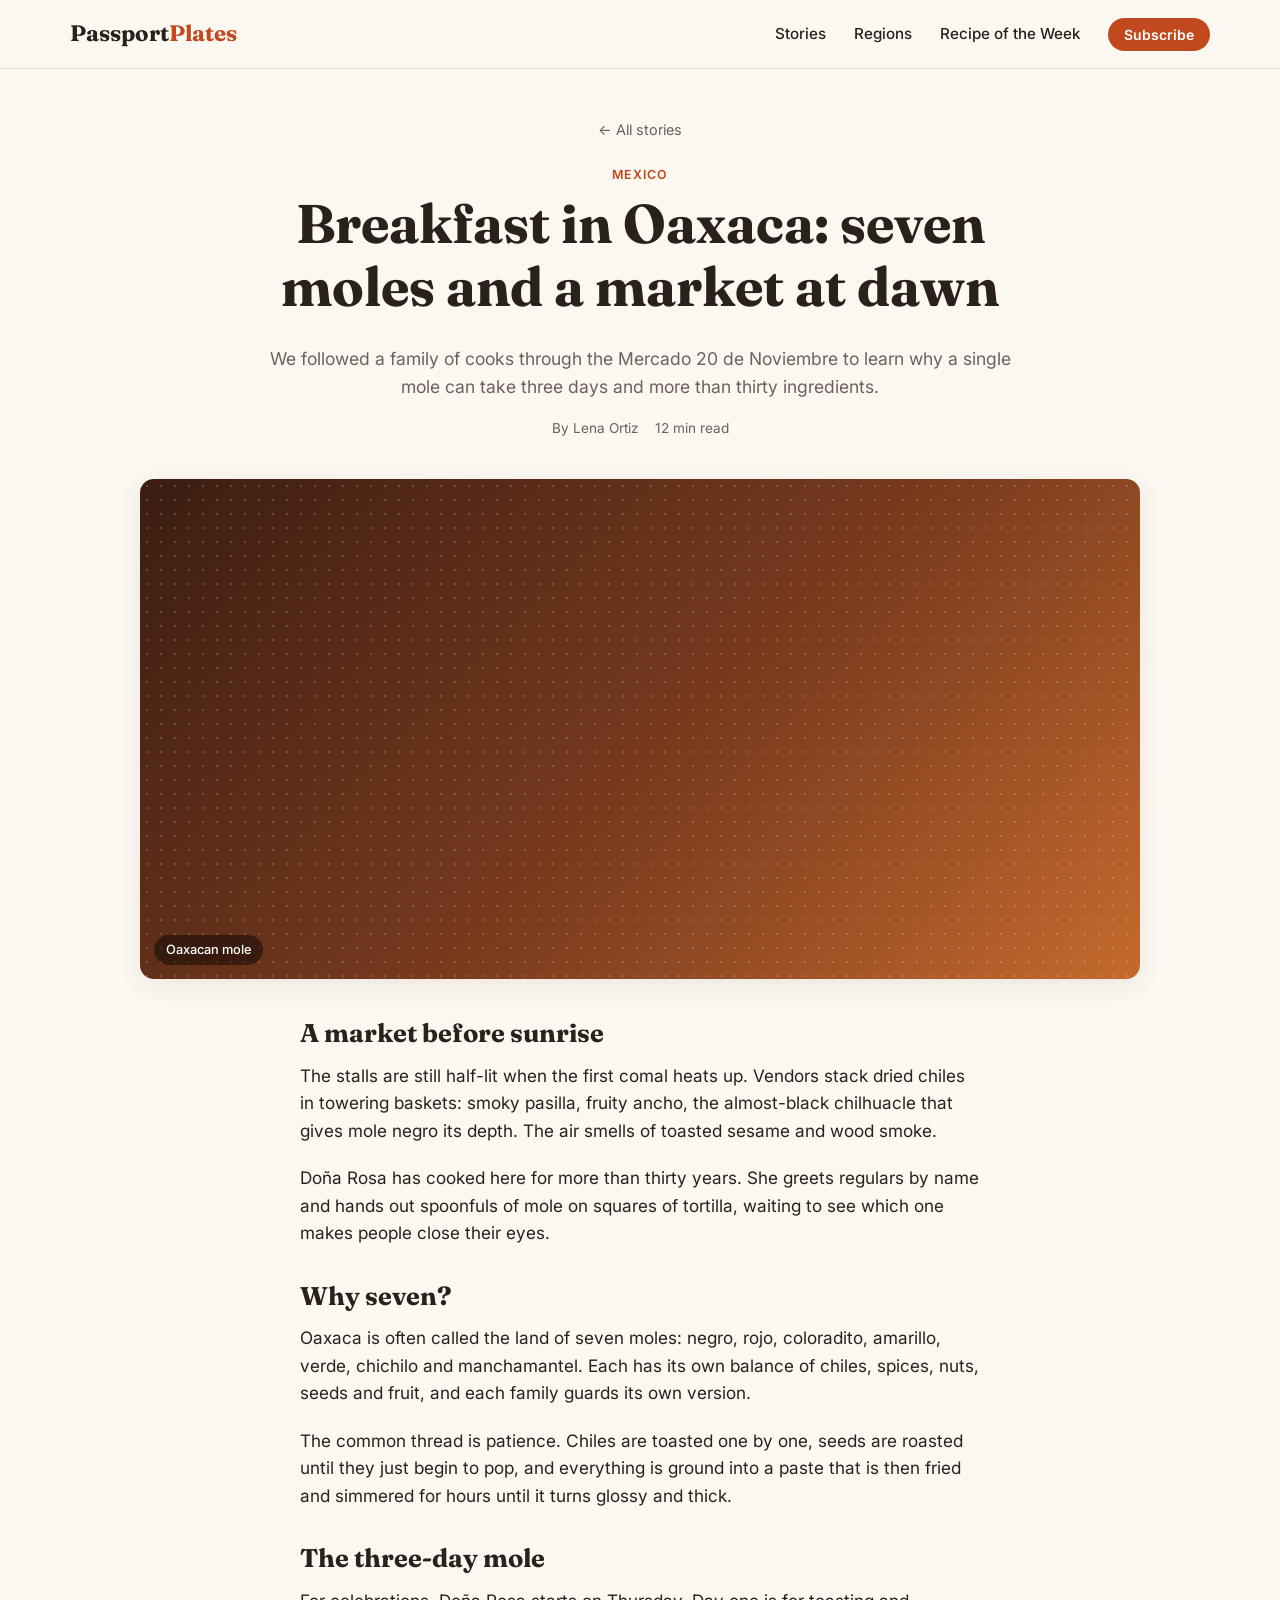
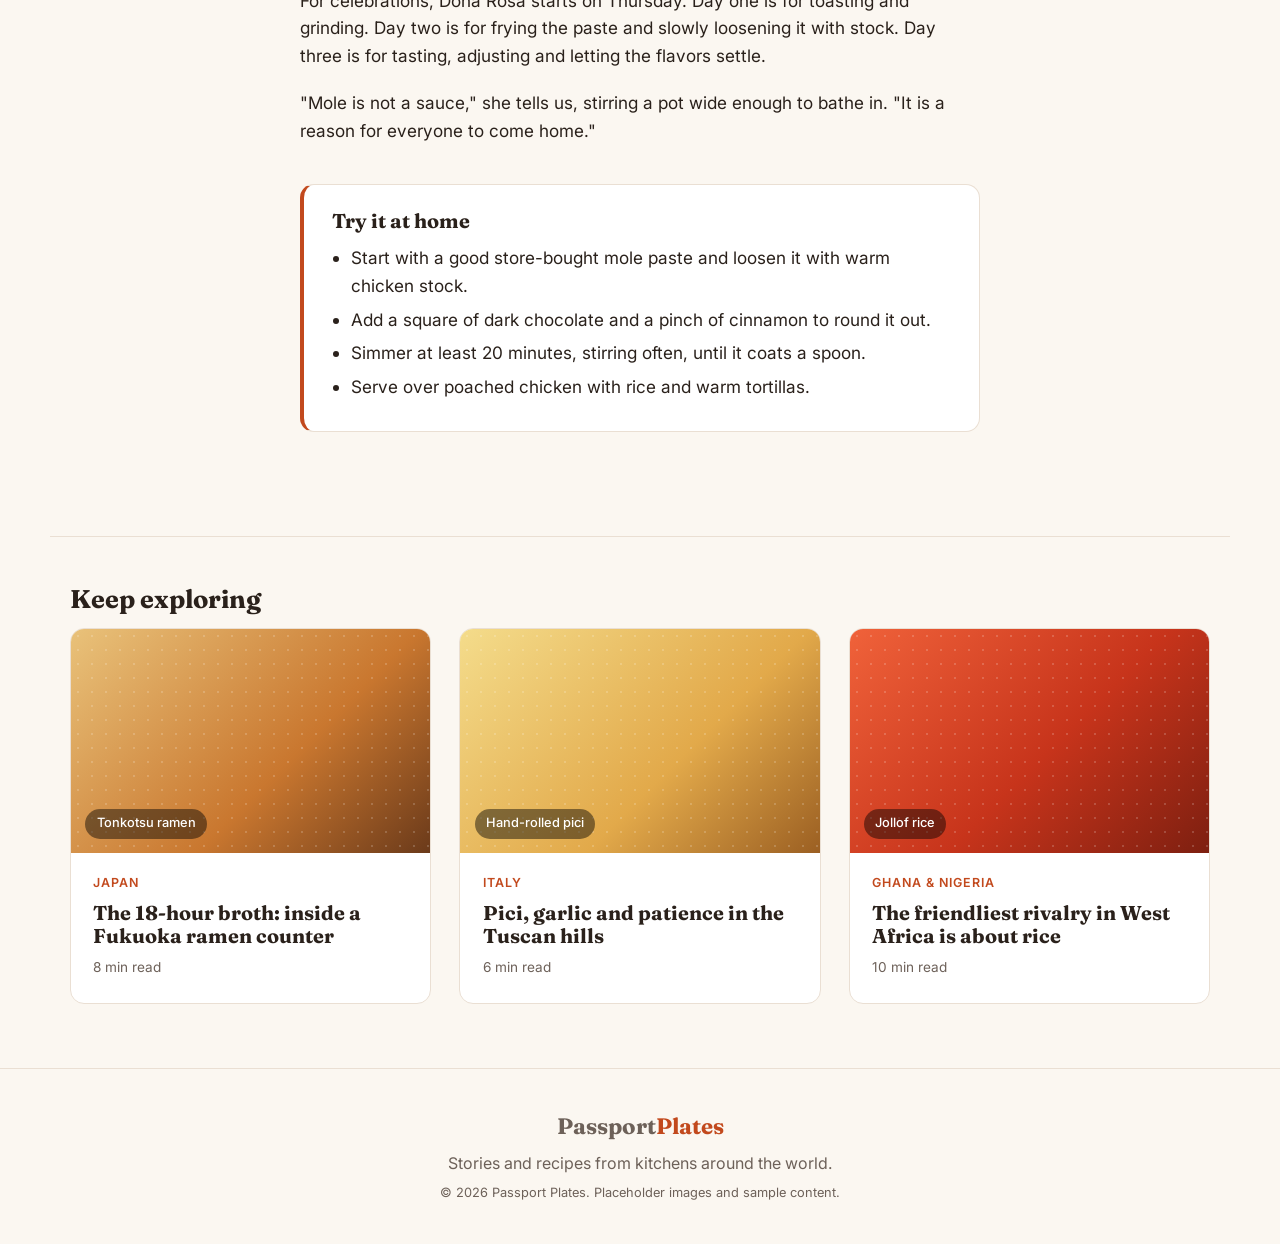
<file: articles/oaxaca-mole.html>
<!DOCTYPE html>
<html lang="en">
<head>
  <meta charset="UTF-8">
  <meta name="viewport" content="width=device-width, initial-scale=1.0">
  <title>Breakfast in Oaxaca: seven moles and a market at dawn — Passport Plates</title>
  <meta name="description" content="We followed a family of cooks through the Mercado 20 de Noviembre to learn why a single mole can take three days and more than thirty ingredients.">
  <link rel="preconnect" href="https://fonts.googleapis.com">
  <link rel="preconnect" href="https://fonts.gstatic.com" crossorigin>
  <link href="https://fonts.googleapis.com/css2?family=Fraunces:opsz,wght@9..144,500;9..144,700&family=Inter:wght@400;500;600&display=swap" rel="stylesheet">
  <link rel="stylesheet" href="../styles.css">
</head>
<body>

  <header class="site-header">
    <div class="container header-inner">
      <a href="../index.html" class="logo">Passport<span>Plates</span></a>
      <button class="nav-toggle" aria-expanded="false" aria-controls="site-nav" aria-label="Open menu">
        <span></span><span></span><span></span>
      </button>
      <nav id="site-nav" class="site-nav">
        <a href="../index.html#stories">Stories</a>
        <a href="../index.html#regions">Regions</a>
        <a href="../index.html#recipe">Recipe of the Week</a>
        <a href="../index.html#newsletter" class="btn btn-small">Subscribe</a>
      </nav>
    </div>
  </header>

  <main class="article container">
    <header class="article-header">
      <a href="../index.html#stories" class="back-link">&larr; All stories</a>
      <p class="eyebrow">Mexico</p>
      <h1>Breakfast in Oaxaca: seven moles and a market at dawn</h1>
      <p class="lede">We followed a family of cooks through the Mercado 20 de Noviembre to learn why a single mole can take three days and more than thirty ingredients.</p>
      <div class="meta"><span>By Lena Ortiz</span><span>12 min read</span></div>
    </header>

    <figure class="article-image placeholder ph-mole" role="img" aria-label="Placeholder image: Oaxacan mole">
      <span>Oaxacan mole</span>
    </figure>

    <div class="article-body">
      <h2>A market before sunrise</h2>
      <p>The stalls are still half-lit when the first comal heats up. Vendors stack dried chiles in towering baskets: smoky pasilla, fruity ancho, the almost-black chilhuacle that gives mole negro its depth. The air smells of toasted sesame and wood smoke.</p>
      <p>Doña Rosa has cooked here for more than thirty years. She greets regulars by name and hands out spoonfuls of mole on squares of tortilla, waiting to see which one makes people close their eyes.</p>
      <h2>Why seven?</h2>
      <p>Oaxaca is often called the land of seven moles: negro, rojo, coloradito, amarillo, verde, chichilo and manchamantel. Each has its own balance of chiles, spices, nuts, seeds and fruit, and each family guards its own version.</p>
      <p>The common thread is patience. Chiles are toasted one by one, seeds are roasted until they just begin to pop, and everything is ground into a paste that is then fried and simmered for hours until it turns glossy and thick.</p>
      <h2>The three-day mole</h2>
      <p>For celebrations, Doña Rosa starts on Thursday. Day one is for toasting and grinding. Day two is for frying the paste and slowly loosening it with stock. Day three is for tasting, adjusting and letting the flavors settle.</p>
      <p>&quot;Mole is not a sauce,&quot; she tells us, stirring a pot wide enough to bathe in. &quot;It is a reason for everyone to come home.&quot;</p>

      <aside class="tip-box">
        <h3>Try it at home</h3>
        <ul>
          <li>Start with a good store-bought mole paste and loosen it with warm chicken stock.</li>
          <li>Add a square of dark chocolate and a pinch of cinnamon to round it out.</li>
          <li>Simmer at least 20 minutes, stirring often, until it coats a spoon.</li>
          <li>Serve over poached chicken with rice and warm tortillas.</li>
        </ul>
      </aside>
    </div>
  </main>

  <section class="related container">
    <h2 class="section-title">Keep exploring</h2>
    <div class="grid">
        <article class="card">
          <div class="card-image placeholder ph-ramen" role="img" aria-label="Placeholder image: Tonkotsu ramen"><span>Tonkotsu ramen</span></div>
          <div class="card-body">
            <p class="eyebrow">Japan</p>
            <h3><a href="fukuoka-ramen.html">The 18-hour broth: inside a Fukuoka ramen counter</a></h3>
            <div class="meta"><span>8 min read</span></div>
          </div>
        </article>
        <article class="card">
          <div class="card-image placeholder ph-pasta" role="img" aria-label="Placeholder image: Hand-rolled pici"><span>Hand-rolled pici</span></div>
          <div class="card-body">
            <p class="eyebrow">Italy</p>
            <h3><a href="tuscan-pici.html">Pici, garlic and patience in the Tuscan hills</a></h3>
            <div class="meta"><span>6 min read</span></div>
          </div>
        </article>
        <article class="card">
          <div class="card-image placeholder ph-jollof" role="img" aria-label="Placeholder image: Jollof rice"><span>Jollof rice</span></div>
          <div class="card-body">
            <p class="eyebrow">Ghana &amp; Nigeria</p>
            <h3><a href="jollof-rice.html">The friendliest rivalry in West Africa is about rice</a></h3>
            <div class="meta"><span>10 min read</span></div>
          </div>
        </article>
    </div>
  </section>

  <footer class="site-footer">
    <div class="container footer-inner">
      <a href="../index.html" class="logo">Passport<span>Plates</span></a>
      <p>Stories and recipes from kitchens around the world.</p>
      <p class="small">© <span id="year"></span> Passport Plates. Placeholder images and sample content.</p>
    </div>
  </footer>

  <script src="../script.js"></script>
</body>
</html>
</file>
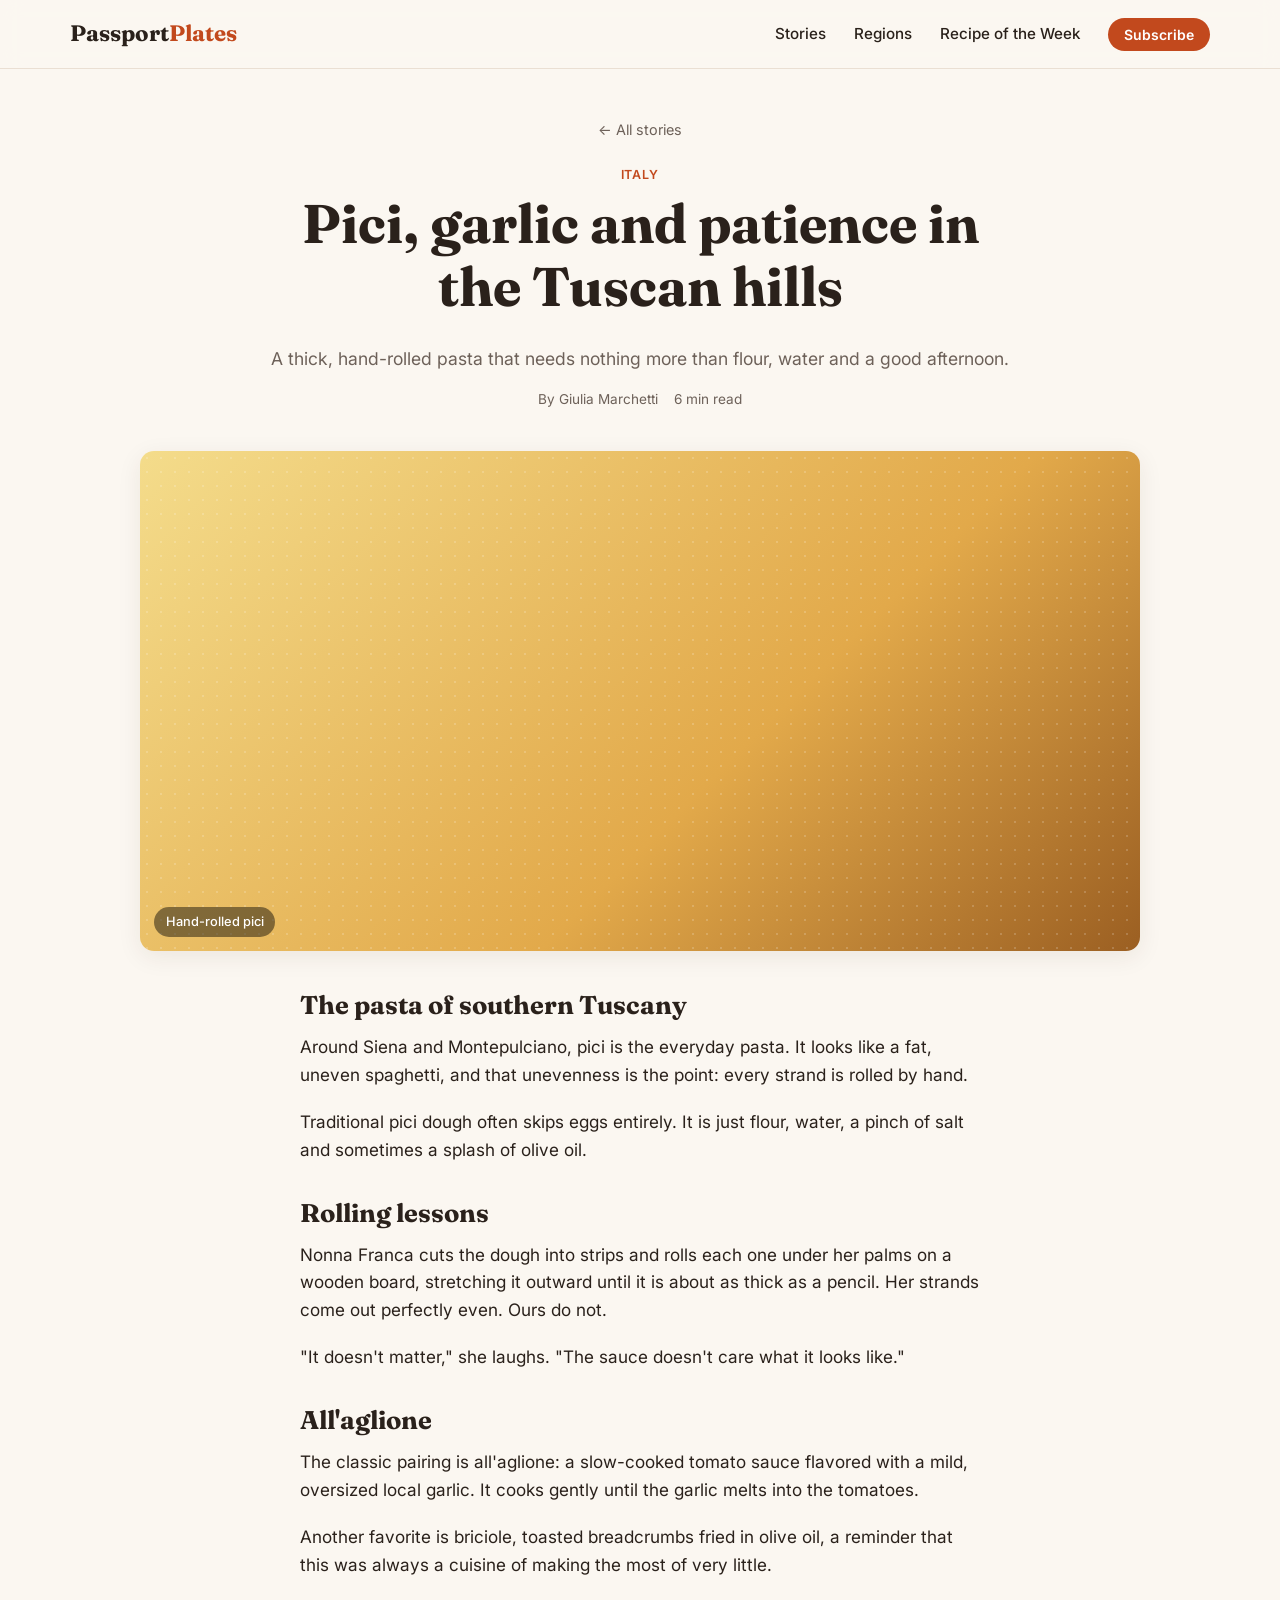
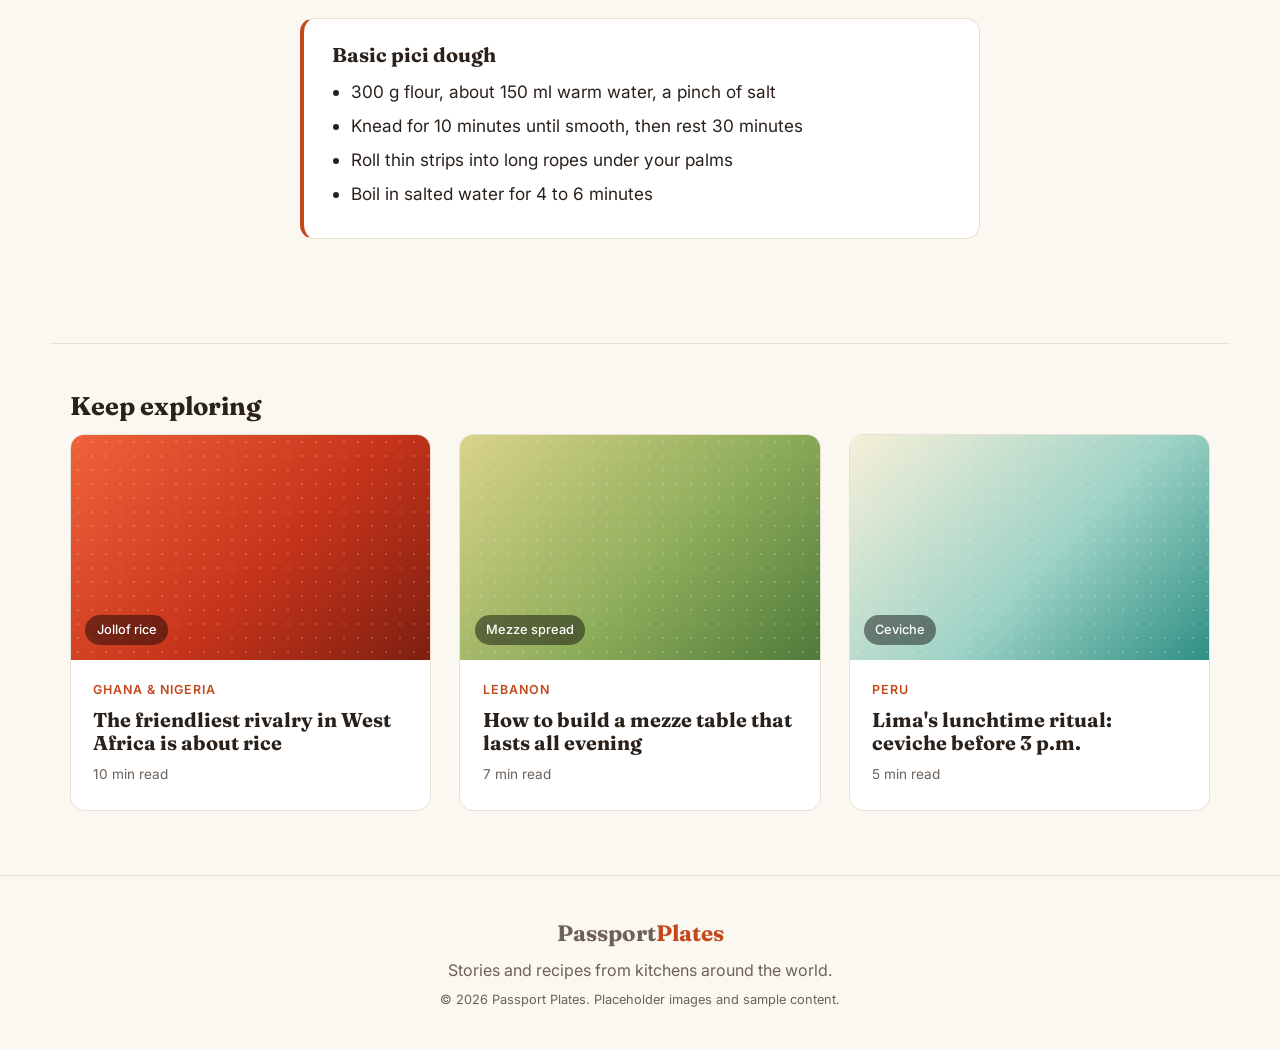
<file: articles/tuscan-pici.html>
<!DOCTYPE html>
<html lang="en">
<head>
  <meta charset="UTF-8">
  <meta name="viewport" content="width=device-width, initial-scale=1.0">
  <title>Pici, garlic and patience in the Tuscan hills — Passport Plates</title>
  <meta name="description" content="A thick, hand-rolled pasta that needs nothing more than flour, water and a good afternoon.">
  <link rel="preconnect" href="https://fonts.googleapis.com">
  <link rel="preconnect" href="https://fonts.gstatic.com" crossorigin>
  <link href="https://fonts.googleapis.com/css2?family=Fraunces:opsz,wght@9..144,500;9..144,700&family=Inter:wght@400;500;600&display=swap" rel="stylesheet">
  <link rel="stylesheet" href="../styles.css">
</head>
<body>

  <header class="site-header">
    <div class="container header-inner">
      <a href="../index.html" class="logo">Passport<span>Plates</span></a>
      <button class="nav-toggle" aria-expanded="false" aria-controls="site-nav" aria-label="Open menu">
        <span></span><span></span><span></span>
      </button>
      <nav id="site-nav" class="site-nav">
        <a href="../index.html#stories">Stories</a>
        <a href="../index.html#regions">Regions</a>
        <a href="../index.html#recipe">Recipe of the Week</a>
        <a href="../index.html#newsletter" class="btn btn-small">Subscribe</a>
      </nav>
    </div>
  </header>

  <main class="article container">
    <header class="article-header">
      <a href="../index.html#stories" class="back-link">&larr; All stories</a>
      <p class="eyebrow">Italy</p>
      <h1>Pici, garlic and patience in the Tuscan hills</h1>
      <p class="lede">A thick, hand-rolled pasta that needs nothing more than flour, water and a good afternoon.</p>
      <div class="meta"><span>By Giulia Marchetti</span><span>6 min read</span></div>
    </header>

    <figure class="article-image placeholder ph-pasta" role="img" aria-label="Placeholder image: Hand-rolled pici">
      <span>Hand-rolled pici</span>
    </figure>

    <div class="article-body">
      <h2>The pasta of southern Tuscany</h2>
      <p>Around Siena and Montepulciano, pici is the everyday pasta. It looks like a fat, uneven spaghetti, and that unevenness is the point: every strand is rolled by hand.</p>
      <p>Traditional pici dough often skips eggs entirely. It is just flour, water, a pinch of salt and sometimes a splash of olive oil.</p>
      <h2>Rolling lessons</h2>
      <p>Nonna Franca cuts the dough into strips and rolls each one under her palms on a wooden board, stretching it outward until it is about as thick as a pencil. Her strands come out perfectly even. Ours do not.</p>
      <p>&quot;It doesn&#x27;t matter,&quot; she laughs. &quot;The sauce doesn&#x27;t care what it looks like.&quot;</p>
      <h2>All&#x27;aglione</h2>
      <p>The classic pairing is all&#x27;aglione: a slow-cooked tomato sauce flavored with a mild, oversized local garlic. It cooks gently until the garlic melts into the tomatoes.</p>
      <p>Another favorite is briciole, toasted breadcrumbs fried in olive oil, a reminder that this was always a cuisine of making the most of very little.</p>

      <aside class="tip-box">
        <h3>Basic pici dough</h3>
        <ul>
          <li>300 g flour, about 150 ml warm water, a pinch of salt</li>
          <li>Knead for 10 minutes until smooth, then rest 30 minutes</li>
          <li>Roll thin strips into long ropes under your palms</li>
          <li>Boil in salted water for 4 to 6 minutes</li>
        </ul>
      </aside>
    </div>
  </main>

  <section class="related container">
    <h2 class="section-title">Keep exploring</h2>
    <div class="grid">
        <article class="card">
          <div class="card-image placeholder ph-jollof" role="img" aria-label="Placeholder image: Jollof rice"><span>Jollof rice</span></div>
          <div class="card-body">
            <p class="eyebrow">Ghana &amp; Nigeria</p>
            <h3><a href="jollof-rice.html">The friendliest rivalry in West Africa is about rice</a></h3>
            <div class="meta"><span>10 min read</span></div>
          </div>
        </article>
        <article class="card">
          <div class="card-image placeholder ph-mezze" role="img" aria-label="Placeholder image: Mezze spread"><span>Mezze spread</span></div>
          <div class="card-body">
            <p class="eyebrow">Lebanon</p>
            <h3><a href="lebanese-mezze.html">How to build a mezze table that lasts all evening</a></h3>
            <div class="meta"><span>7 min read</span></div>
          </div>
        </article>
        <article class="card">
          <div class="card-image placeholder ph-ceviche" role="img" aria-label="Placeholder image: Ceviche"><span>Ceviche</span></div>
          <div class="card-body">
            <p class="eyebrow">Peru</p>
            <h3><a href="lima-ceviche.html">Lima&#x27;s lunchtime ritual: ceviche before 3 p.m.</a></h3>
            <div class="meta"><span>5 min read</span></div>
          </div>
        </article>
    </div>
  </section>

  <footer class="site-footer">
    <div class="container footer-inner">
      <a href="../index.html" class="logo">Passport<span>Plates</span></a>
      <p>Stories and recipes from kitchens around the world.</p>
      <p class="small">© <span id="year"></span> Passport Plates. Placeholder images and sample content.</p>
    </div>
  </footer>

  <script src="../script.js"></script>
</body>
</html>
</file>
<file: styles.css>
/* ---------- Tokens ---------- */
:root {
  --bg: #fbf7f1;
  --surface: #ffffff;
  --text: #2a211b;
  --muted: #6d6159;
  --accent: #c2491d;
  --accent-dark: #9e3912;
  --border: #eadfd3;
  --radius: 14px;
  --shadow: 0 6px 24px rgba(60, 35, 15, 0.08);
  --font-display: "Fraunces", Georgia, serif;
  --font-body: "Inter", system-ui, -apple-system, sans-serif;
}

@media (prefers-color-scheme: dark) {
  :root {
    --bg: #1b1613;
    --surface: #251e1a;
    --text: #f3ebe3;
    --muted: #b3a69b;
    --accent: #f07a45;
    --accent-dark: #ff9466;
    --border: #3a2f28;
    --shadow: 0 6px 24px rgba(0, 0, 0, 0.35);
    color-scheme: dark;
  }
}

/* ---------- Base ---------- */
*, *::before, *::after { box-sizing: border-box; }

html { scroll-behavior: smooth; }

body {
  margin: 0;
  background: var(--bg);
  color: var(--text);
  font-family: var(--font-body);
  font-size: 1rem;
  line-height: 1.6;
}

h1, h2, h3 {
  font-family: var(--font-display);
  line-height: 1.15;
  margin: 0 0 0.5em;
}

h1 { font-size: clamp(2rem, 5vw, 3.4rem); }
h2 { font-size: clamp(1.6rem, 3.5vw, 2.4rem); }
h3 { font-size: 1.25rem; }

a { color: inherit; }

img { max-width: 100%; display: block; }

.container {
  width: 100%;
  max-width: 1180px;
  margin-inline: auto;
  padding-inline: 1.25rem;
}

.eyebrow {
  margin: 0 0 0.5rem;
  font-size: 0.78rem;
  font-weight: 600;
  letter-spacing: 0.08em;
  text-transform: uppercase;
  color: var(--accent);
}

.meta {
  display: flex;
  gap: 1rem;
  font-size: 0.85rem;
  color: var(--muted);
}

.visually-hidden {
  position: absolute;
  width: 1px; height: 1px;
  overflow: hidden;
  clip: rect(0 0 0 0);
  white-space: nowrap;
}

.btn {
  display: inline-block;
  padding: 0.8rem 1.4rem;
  border: 0;
  border-radius: 999px;
  background: var(--accent);
  color: #fff;
  font: 600 0.95rem var(--font-body);
  text-decoration: none;
  cursor: pointer;
  transition: background 0.2s, transform 0.2s;
}
.btn:hover { background: var(--accent-dark); transform: translateY(-1px); }
.btn-small { padding: 0.5rem 1rem; font-size: 0.875rem; }

/* ---------- Placeholder images ---------- */
.placeholder {
  position: relative;
  display: flex;
  align-items: flex-end;
  margin: 0;
  overflow: hidden;
  border-radius: var(--radius);
  background-size: cover;
}
.placeholder::after {
  content: "";
  position: absolute;
  inset: 0;
  background-image: radial-gradient(rgba(255,255,255,0.18) 1px, transparent 1px);
  background-size: 14px 14px;
}
.placeholder span {
  position: relative;
  z-index: 1;
  margin: 0.9rem;
  padding: 0.3rem 0.7rem;
  border-radius: 999px;
  background: rgba(0, 0, 0, 0.45);
  color: #fff;
  font-size: 0.8rem;
  font-weight: 500;
}

.ph-mole       { background-image: linear-gradient(135deg, #3b1d12, #7a3b1e 55%, #c56a2d); }
.ph-ramen      { background-image: linear-gradient(135deg, #e9c27a, #c9772f 60%, #6b3a1a); }
.ph-pasta      { background-image: linear-gradient(135deg, #f4dc8b, #e2a94a 60%, #9b5f22); }
.ph-jollof     { background-image: linear-gradient(135deg, #f0623a, #c7341b 55%, #7d1f10); }
.ph-mezze      { background-image: linear-gradient(135deg, #d9d38b, #8fae5b 55%, #4f7a3a); }
.ph-ceviche    { background-image: linear-gradient(135deg, #f6f0d8, #9fd3c7 55%, #2f8f83); }
.ph-curry      { background-image: linear-gradient(135deg, #f2b04a, #d2752a 55%, #8a3d17); }
.ph-hangi      { background-image: linear-gradient(135deg, #a58a6a, #6b5641 55%, #3a2d21); }
.ph-pastry     { background-image: linear-gradient(135deg, #fbe6a8, #e9b858 55%, #a8661f); }
.ph-tagine     { background-image: linear-gradient(135deg, #e7a565, #b0592d 55%, #5f2a14); }
.ph-shakshuka  { background-image: linear-gradient(135deg, #f7d27a, #e04b2b 55%, #8c2012); }

/* ---------- Header ---------- */
.site-header {
  position: sticky;
  top: 0;
  z-index: 10;
  background: color-mix(in srgb, var(--bg) 88%, transparent);
  backdrop-filter: blur(10px);
  border-bottom: 1px solid var(--border);
}

.header-inner {
  display: flex;
  align-items: center;
  justify-content: space-between;
  height: 68px;
}

.logo {
  font-family: var(--font-display);
  font-size: 1.4rem;
  font-weight: 700;
  text-decoration: none;
}
.logo span { color: var(--accent); }

.site-nav {
  display: flex;
  align-items: center;
  gap: 1.75rem;
}
.site-nav a:not(.btn) {
  text-decoration: none;
  font-weight: 500;
  font-size: 0.95rem;
}
.site-nav a:not(.btn):hover { color: var(--accent); }

.nav-toggle {
  display: none;
  flex-direction: column;
  gap: 5px;
  padding: 8px;
  border: 0;
  background: none;
  cursor: pointer;
}
.nav-toggle span {
  width: 24px;
  height: 2px;
  background: var(--text);
  transition: transform 0.25s, opacity 0.25s;
}

/* ---------- Hero ---------- */
.hero {
  display: grid;
  grid-template-columns: 1fr 1.1fr;
  gap: 3rem;
  align-items: center;
  padding-block: 4rem 3rem;
}
.lede { font-size: 1.1rem; color: var(--muted); }
.hero .meta { margin-block: 1rem 1.5rem; }
.hero-image { aspect-ratio: 4 / 3; box-shadow: var(--shadow); }

/* ---------- Regions ---------- */
.regions { padding-block: 2rem 1.5rem; }
.section-title { font-size: 1.6rem; }

.filters {
  display: flex;
  flex-wrap: wrap;
  gap: 0.6rem;
}
.chip {
  padding: 0.5rem 1rem;
  border: 1px solid var(--border);
  border-radius: 999px;
  background: var(--surface);
  color: var(--text);
  font: 500 0.9rem var(--font-body);
  cursor: pointer;
  transition: all 0.2s;
}
.chip:hover { border-color: var(--accent); }
.chip.is-active {
  background: var(--accent);
  border-color: var(--accent);
  color: #fff;
}

/* ---------- Story grid ---------- */
.grid {
  display: grid;
  grid-template-columns: repeat(auto-fill, minmax(290px, 1fr));
  gap: 1.75rem;
  padding-bottom: 4rem;
}

.card {
  display: flex;
  flex-direction: column;
  background: var(--surface);
  border: 1px solid var(--border);
  border-radius: var(--radius);
  overflow: hidden;
  transition: transform 0.25s, box-shadow 0.25s;
}
.card:hover { transform: translateY(-4px); box-shadow: var(--shadow); }
.card[hidden] { display: none; }

.card-image { aspect-ratio: 16 / 10; border-radius: 0; }
.card-body { padding: 1.25rem 1.4rem 1.5rem; display: flex; flex-direction: column; flex: 1; }
.card-body h3 a { text-decoration: none; }
.card-body h3 a:hover { color: var(--accent); }
.card-body p:not(.eyebrow) { margin: 0 0 1rem; color: var(--muted); font-size: 0.95rem; }
.card-body .meta { margin-top: auto; }

.empty-state { text-align: center; color: var(--muted); padding-bottom: 4rem; }

/* ---------- Recipe ---------- */
.recipe {
  background: var(--surface);
  border-block: 1px solid var(--border);
  padding-block: 4.5rem;
}
.recipe-inner {
  display: grid;
  grid-template-columns: 0.9fr 1.1fr;
  gap: 3rem;
  align-items: start;
}
.recipe-image { aspect-ratio: 1; position: sticky; top: 90px; }
.recipe-cols {
  display: grid;
  grid-template-columns: 1fr 1.3fr;
  gap: 2rem;
  margin-top: 1.5rem;
}
.recipe-cols h3 { font-size: 1.1rem; }
.recipe-cols ul, .recipe-cols ol { padding-left: 1.2rem; margin: 0; }
.recipe-cols li { margin-bottom: 0.5rem; }

/* ---------- Newsletter ---------- */
.newsletter {
  text-align: center;
  padding-block: 5rem;
  max-width: 720px;
}
.newsletter > p { color: var(--muted); }
.newsletter-form {
  display: flex;
  gap: 0.6rem;
  margin-top: 1.5rem;
}
.newsletter-form input {
  flex: 1;
  min-width: 0;
  padding: 0.8rem 1.2rem;
  border: 1px solid var(--border);
  border-radius: 999px;
  background: var(--surface);
  color: var(--text);
  font: 1rem var(--font-body);
}
.newsletter-form input:focus { outline: 2px solid var(--accent); outline-offset: 2px; }
.form-message { min-height: 1.5em; color: var(--accent); font-weight: 500; }

/* ---------- Article pages ---------- */
.article { padding-block: 3rem 4rem; }
.article-header { max-width: 760px; margin-inline: auto; text-align: center; }
.article-header .lede { margin-bottom: 1rem; }
.article-header .meta { justify-content: center; }
.back-link {
  display: inline-block;
  margin-bottom: 1.5rem;
  color: var(--muted);
  font-size: 0.9rem;
  text-decoration: none;
}
.back-link:hover { color: var(--accent); }

.article-image {
  max-width: 1000px;
  margin: 2.5rem auto;
  aspect-ratio: 16 / 8;
  box-shadow: var(--shadow);
}

.article-body {
  max-width: 680px;
  margin-inline: auto;
  font-size: 1.075rem;
}
.article-body h2 { font-size: 1.6rem; margin-top: 2.2rem; }
.article-body p { margin: 0 0 1.25rem; }

.tip-box {
  margin: 2.5rem 0;
  padding: 1.5rem 1.75rem;
  background: var(--surface);
  border: 1px solid var(--border);
  border-left: 4px solid var(--accent);
  border-radius: var(--radius);
}
.tip-box h3 { margin-bottom: 0.75rem; }
.tip-box ul { margin: 0; padding-left: 1.2rem; }
.tip-box li { margin-bottom: 0.4rem; }

.related { border-top: 1px solid var(--border); padding-block: 3rem 4rem; }
.related .grid { padding-bottom: 0; }

@media (max-width: 720px) {
  .article { padding-block: 2rem 3rem; }
  .article-image { aspect-ratio: 16 / 10; margin-block: 1.75rem; }
  .article-body { font-size: 1rem; }
}

/* ---------- Footer ---------- */
.site-footer {
  border-top: 1px solid var(--border);
  padding-block: 2.5rem;
  text-align: center;
  color: var(--muted);
}
.footer-inner p { margin: 0.4rem 0 0; }
.small { font-size: 0.8rem; }

/* ---------- Responsive ---------- */
@media (max-width: 900px) {
  .hero, .recipe-inner { grid-template-columns: 1fr; gap: 2rem; }
  .hero { padding-block: 2.5rem 2rem; }
  .hero-image { order: -1; }
  .recipe-image { position: static; aspect-ratio: 16 / 10; }
}

@media (max-width: 720px) {
  .nav-toggle { display: flex; }

  .site-nav {
    position: absolute;
    top: 68px;
    left: 0;
    right: 0;
    flex-direction: column;
    align-items: stretch;
    gap: 0;
    padding: 0.5rem 1.25rem 1.25rem;
    background: var(--bg);
    border-bottom: 1px solid var(--border);
    display: none;
  }
  .site-nav.is-open { display: flex; }
  .site-nav a:not(.btn) { padding: 0.85rem 0; border-bottom: 1px solid var(--border); }
  .site-nav .btn { margin-top: 1rem; text-align: center; }

  .nav-toggle[aria-expanded="true"] span:nth-child(1) { transform: translateY(7px) rotate(45deg); }
  .nav-toggle[aria-expanded="true"] span:nth-child(2) { opacity: 0; }
  .nav-toggle[aria-expanded="true"] span:nth-child(3) { transform: translateY(-7px) rotate(-45deg); }

  .recipe-cols { grid-template-columns: 1fr; }
  .newsletter-form { flex-direction: column; }
}

@media (max-width: 400px) {
  .grid { grid-template-columns: 1fr; }
}
</file>
